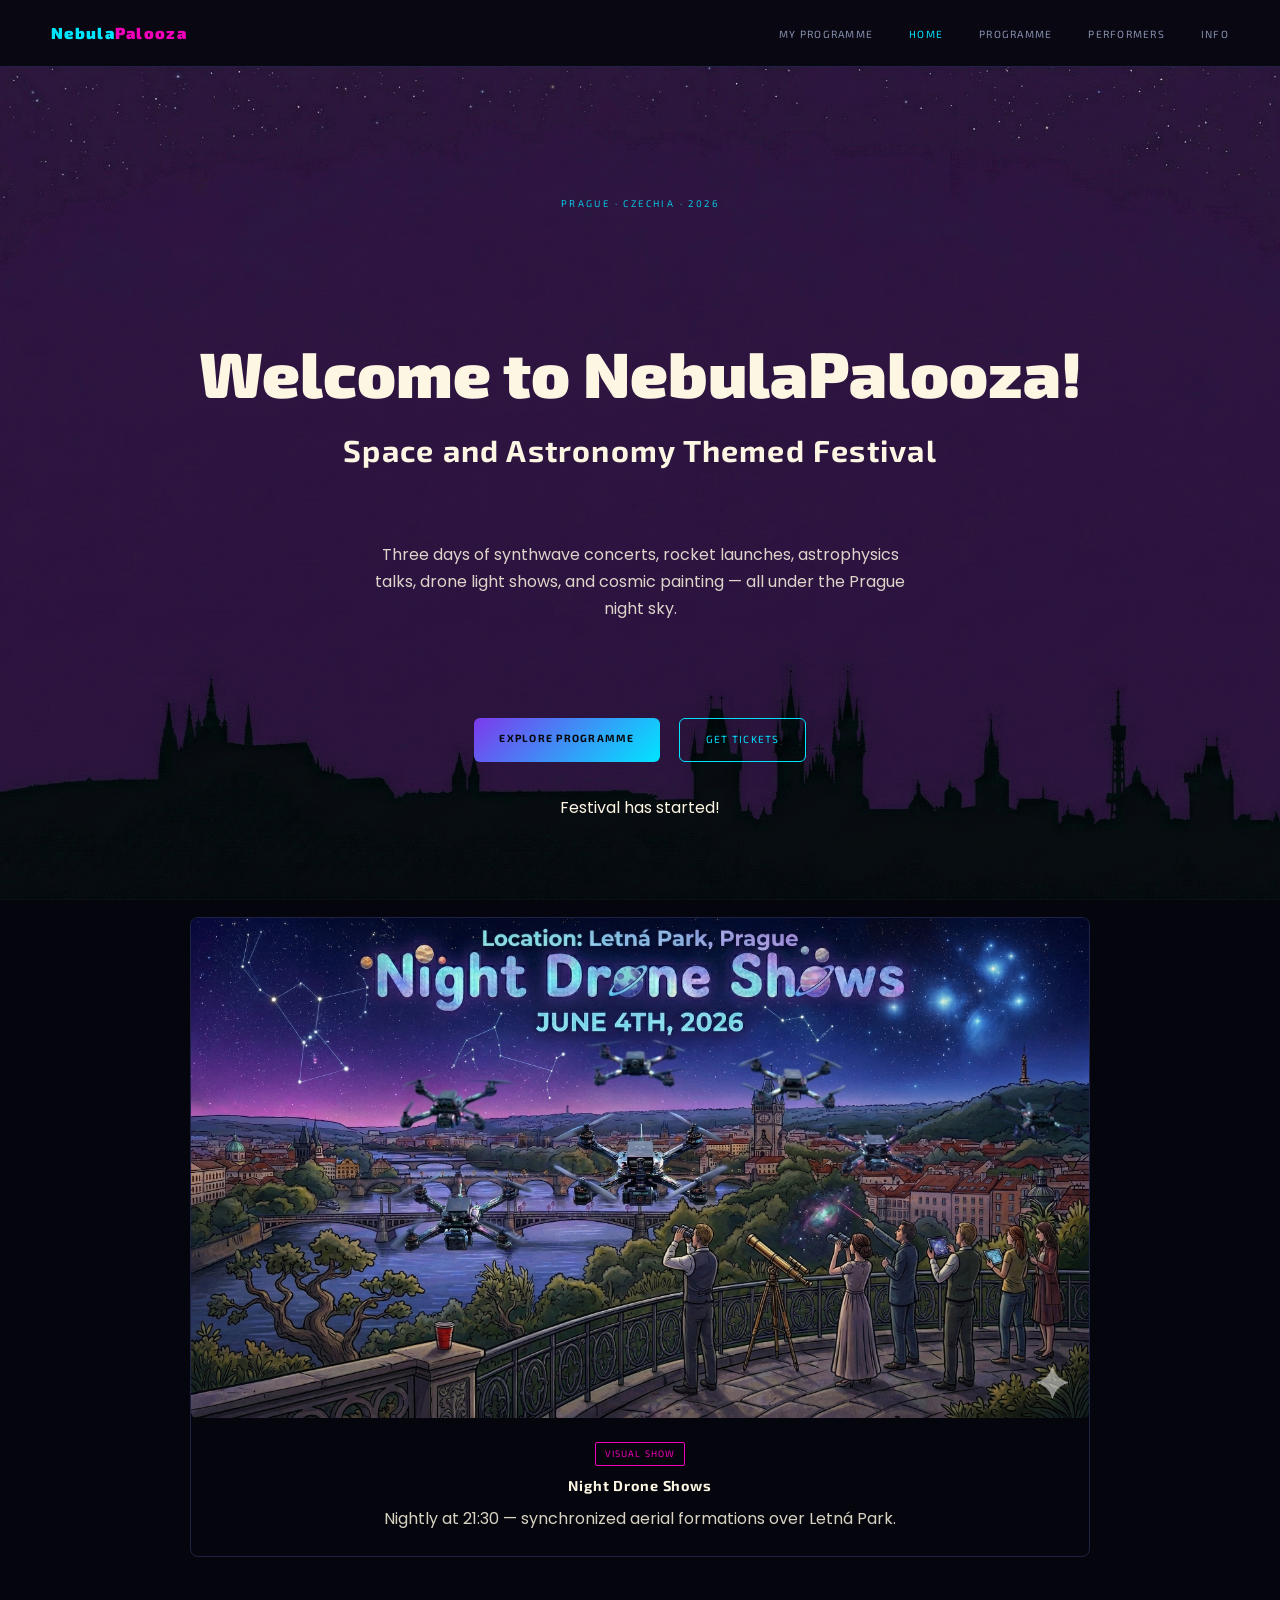
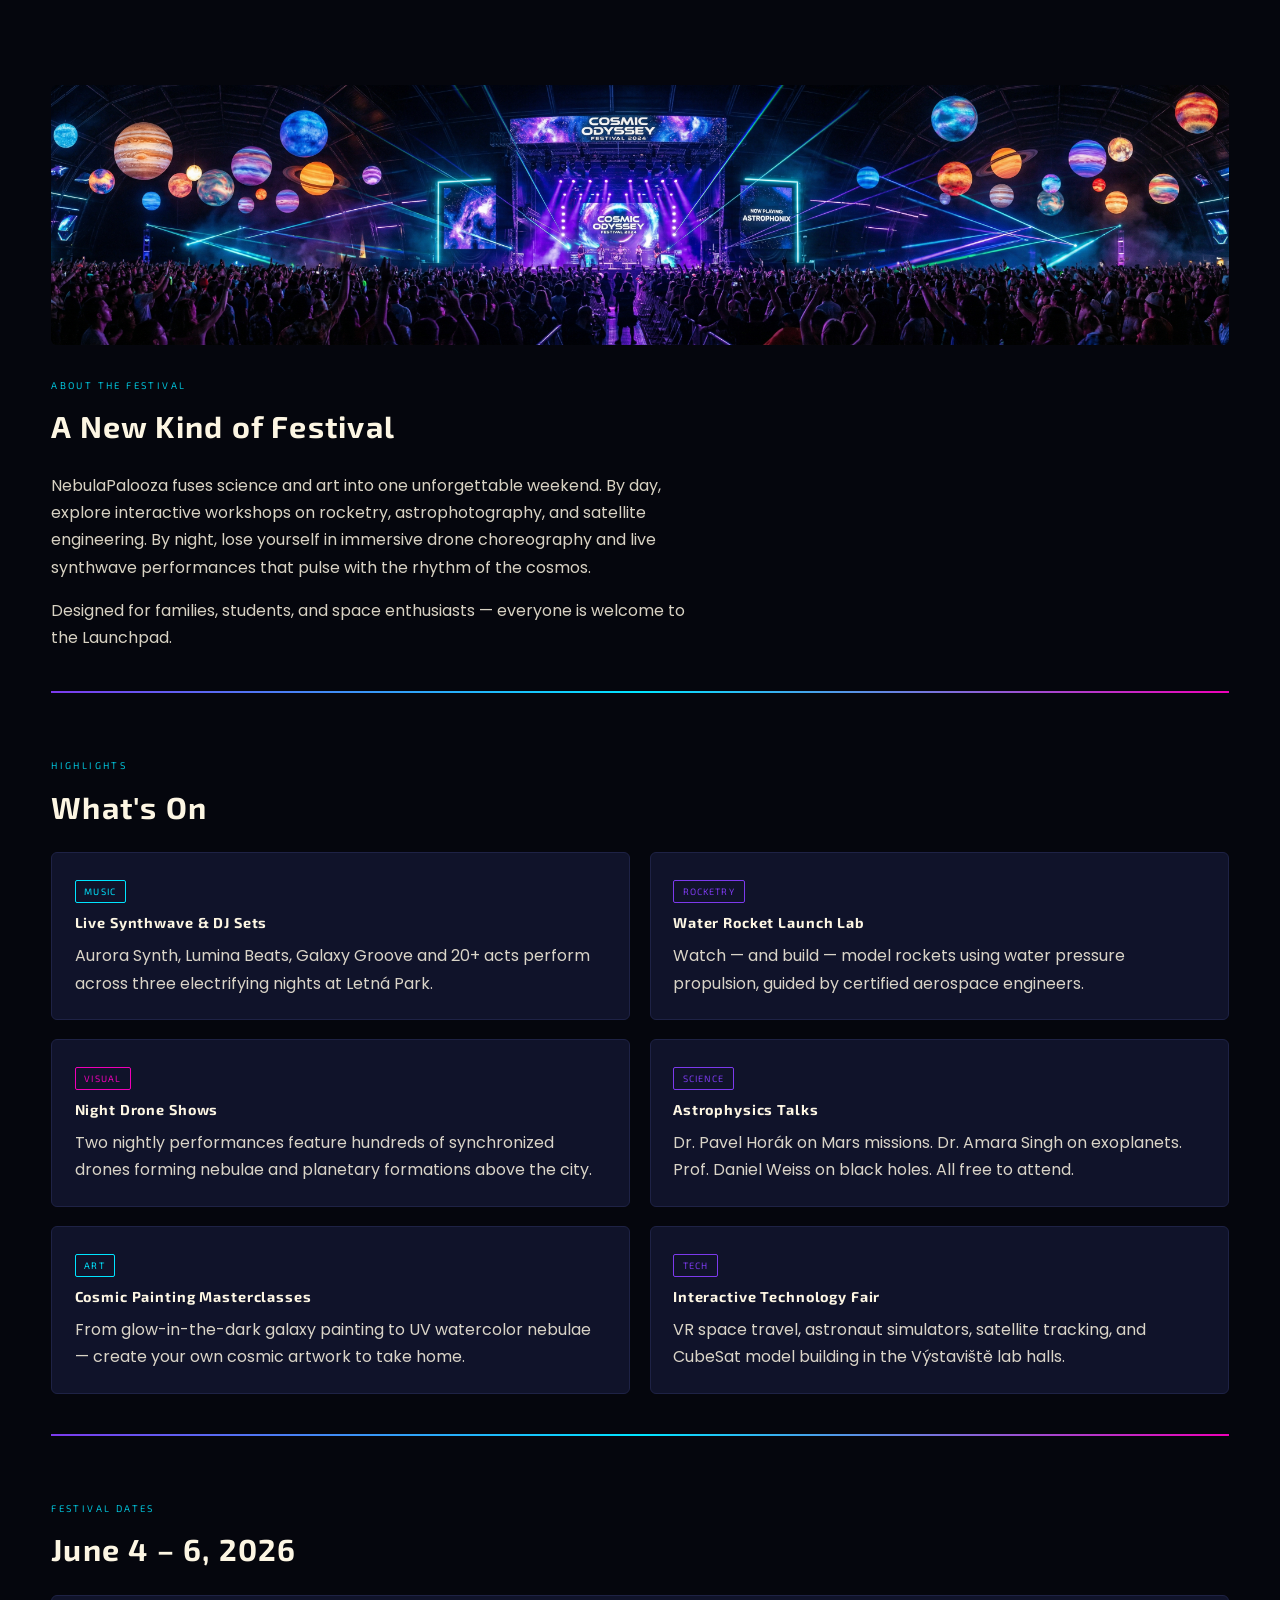
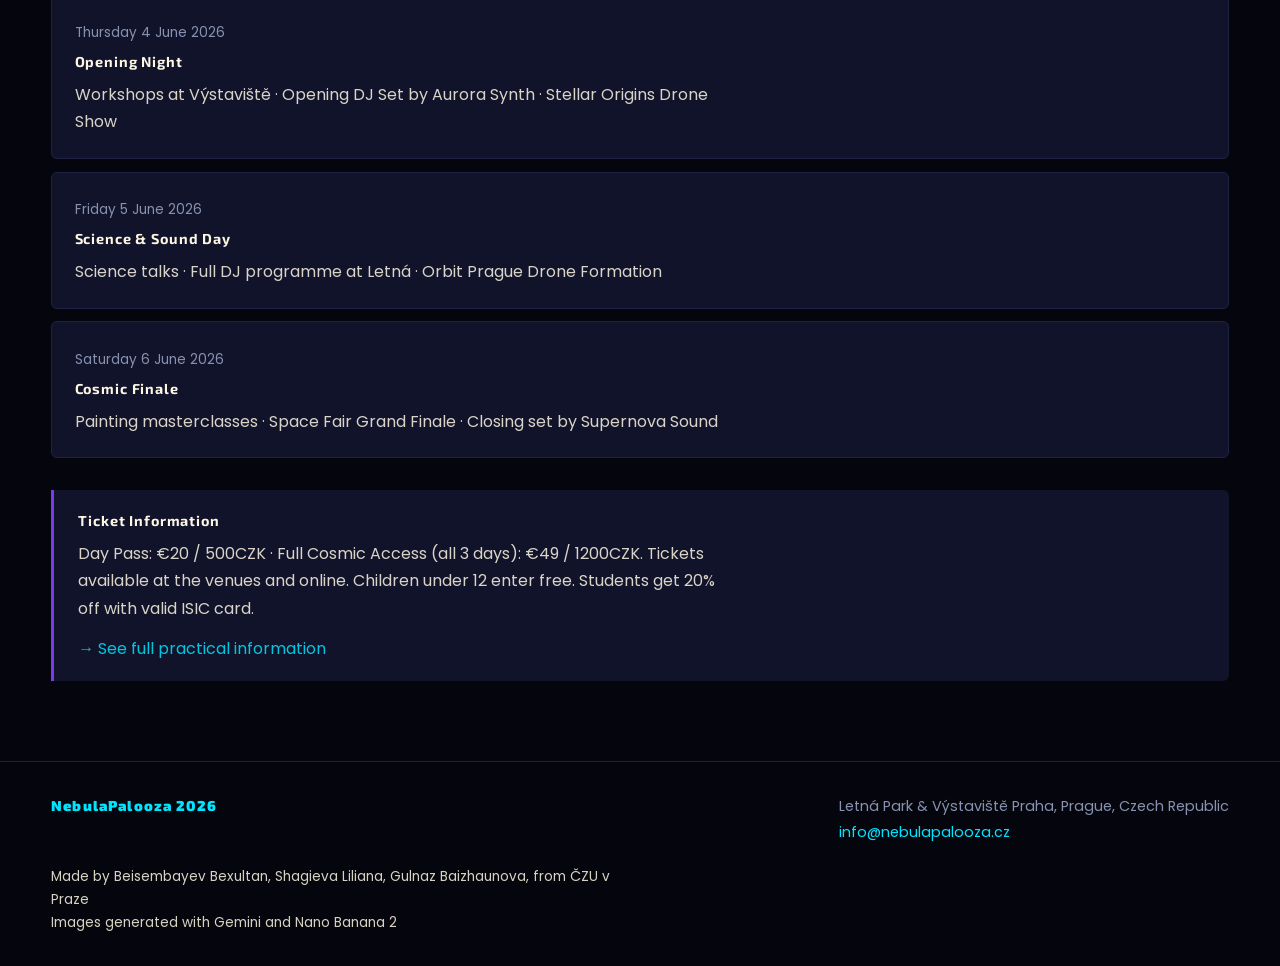
<file: web/index.html>
<!doctype html>
<html lang="en">
  <head>
    <meta charset="UTF-8" />
    <meta name="viewport" content="width=device-width, initial-scale=1.0" />
    <title>NebulaPalooza 2026 – Space Meets Sound | Prague</title>
    <meta
      name="description"
      content="NebulaPalooza 2026 — a Sci-Art fusion festival in Prague blending synthwave music, rocket launches, astrophysics talks, and cosmic painting masterclasses. June 4–6, 2026."
    />

    <!-- Open Graph -->
    <meta
      property="og:title"
      content="NebulaPalooza 2026 – Space Meets Sound"
    />
    <meta
      property="og:description"
      content="A Sci-Art fusion festival in Prague — June 4–6, 2026. Live synthwave, rocket launches, science talks, and cosmic art."
    />
    <meta
      property="og:image"
      content="https://picsum.photos/seed/nebula/1200/630"
    />
    <meta property="og:type" content="website" />

    <!-- JSON-LD: Festival -->
    <script type="application/ld+json">
      {
        "@context": "https://schema.org",
        "@type": "Festival",
        "name": "NebulaPalooza",
        "url": "https://nebulapalooza.cz",
        "description": "A Sci-Art fusion festival blending high-energy music with educational space exploration.",
        "startDate": "2026-06-04",
        "endDate": "2026-06-06",
        "location": [
          {
            "@type": "Place",
            "name": "Letná Park",
            "address": {
              "@type": "PostalAddress",
              "addressLocality": "Prague",
              "addressCountry": "CZ"
            }
          },
          {
            "@type": "Place",
            "name": "Výstaviště Praha",
            "address": {
              "@type": "PostalAddress",
              "addressLocality": "Prague",
              "addressCountry": "CZ"
            }
          }
        ],
        "organizer": { "@type": "Organization", "name": "NebulaPalooza Team" }
      }
    </script>

    <link rel="stylesheet" href="style.css" />
  </head>
  <body class="home">
    <header>
      <div class="logo">Nebula<span>Palooza</span></div>
      <nav>
        <a href="custom_list.html">My Programme</a>
        <a href="index.html" class="active">Home</a>
        <a href="programme.html">Programme</a>
        <a href="performers.html">Performers</a>
        <a href="practical.html">Info</a>
      </nav>
    </header>

    <main>
      <section class="hero">
        <div class="hero-content">
          <p class="label">PRAGUE · CZECHIA · 2026</p>
          <h1>Welcome to NebulaPalooza!</h1>
          <h2>Space and Astronomy Themed Festival</h2>
          <p>Three days of synthwave concerts, rocket launches, astrophysics talks, drone light shows, and cosmic painting — all under the Prague night sky.</p>
          <div class="cta-row">
            <a href="programme.html" class="btn btn-primary">Explore Programme</a>
            <a href="practical.html" class="btn btn-ghost">Get Tickets</a>
          </div>

          <div class="countdown">
            <div class="countdown-box">
              <span class="num" id="cd-days">--</span>
              <span class="lbl">Days</span>
            </div>
            <div class="countdown-box">
              <span class="num" id="cd-hrs">--</span>
              <span class="lbl">Hours</span>
            </div>
            <div class="countdown-box">
              <span class="num" id="cd-min">--</span>
              <span class="lbl">Minutes</span>
            </div>
            <div class="countdown-box">
              <span class="num" id="cd-sec">--</span>
              <span class="lbl">Seconds</span>
            </div>
          </div>
        </div>

        <!-- Carousel -->
        <div class="carousel" style="position:relative;z-index:1;">
          <div class="carousel-track" id="carousel-track">

            <div class="carousel-slide">
              <img src="images/carousel_1.png" alt="Night drone show at Letná Park" class="carousel-img">
              <div class="carousel-caption">
                <div class="tag tag-pink">Visual Show</div>
                <h3>Night Drone Shows</h3>
                <p>Nightly at 21:30 — synchronized aerial formations over Letná Park.</p>
              </div>
            </div>

            <div class="carousel-slide">
              <img src="images/carousel_2.png" alt="Live synthwave concert" class="carousel-img">
              <div class="carousel-caption">
                <div class="tag tag-cyan">Music</div>
                <h3>Live Synthwave & DJs</h3>
                <p>Aurora Synth, Lumina Beats, Galaxy Groove and 20+ acts over three nights.</p>
              </div>
            </div>

            <div class="carousel-slide">
              <img src="images/carousel_3.png" alt="Water rocket launch" class="carousel-img">
              <div class="carousel-caption">
                <div class="tag">Rocketry</div>
                <h3>Water Rocket Launch Lab</h3>
                <p>Build and launch model rockets with certified aerospace engineers.</p>
              </div>
            </div>

            <div class="carousel-slide">
              <img src="images/carousel_4.png" alt="Cosmic painting masterclass" class="carousel-img">
              <div class="carousel-caption">
                <div class="tag tag-pink">Art</div>
                <h3>Cosmic Painting Masterclasses</h3>
                <p>Glow-in-the-dark galaxies, UV nebulae, and alien worlds — all levels welcome.</p>
              </div>
            </div>
          </div>
        </div>
      </section>

      <!-- About -->
      <section id="about">
        <img
          src="images/banner.png"
          id="banner"
          alt="NebulaPalooza night scene with drone light show over Letná Park"
        />
        <p class="label">About the festival</p>
        <h2>A New Kind of Festival</h2>
        <p>
          NebulaPalooza fuses science and art into one unforgettable weekend. By
          day, explore interactive workshops on rocketry, astrophotography, and
          satellite engineering. By night, lose yourself in immersive drone
          choreography and live synthwave performances that pulse with the
          rhythm of the cosmos.
        </p>
        <p style="margin-top: 1rem">
          Designed for families, students, and space enthusiasts — everyone is
          welcome to the Launchpad.
        </p>
      </section>

      <hr class="glow-line" />

      <!-- Highlights -->
      <section id="highlights">
        <p class="label">Highlights</p>
        <h2>What's On</h2>
        <div class="grid-2">
          <article class="card">
            <div class="tag tag-cyan">Music</div>
            <h3>Live Synthwave & DJ Sets</h3>
            <p>
              Aurora Synth, Lumina Beats, Galaxy Groove and 20+ acts perform
              across three electrifying nights at Letná Park.
            </p>
          </article>
          <article class="card">
            <div class="tag">Rocketry</div>
            <h3>Water Rocket Launch Lab</h3>
            <p>
              Watch — and build — model rockets using water pressure propulsion,
              guided by certified aerospace engineers.
            </p>
          </article>
          <article class="card">
            <div class="tag tag-pink">Visual</div>
            <h3>Night Drone Shows</h3>
            <p>
              Two nightly performances feature hundreds of synchronized drones
              forming nebulae and planetary formations above the city.
            </p>
          </article>
          <article class="card">
            <div class="tag">Science</div>
            <h3>Astrophysics Talks</h3>
            <p>
              Dr. Pavel Horák on Mars missions. Dr. Amara Singh on exoplanets.
              Prof. Daniel Weiss on black holes. All free to attend.
            </p>
          </article>
          <article class="card">
            <div class="tag tag-cyan">Art</div>
            <h3>Cosmic Painting Masterclasses</h3>
            <p>
              From glow-in-the-dark galaxy painting to UV watercolor nebulae —
              create your own cosmic artwork to take home.
            </p>
          </article>
          <article class="card">
            <div class="tag">Tech</div>
            <h3>Interactive Technology Fair</h3>
            <p>
              VR space travel, astronaut simulators, satellite tracking, and
              CubeSat model building in the Výstaviště lab halls.
            </p>
          </article>
        </div>
      </section>

      <hr class="glow-line" />

      <!-- Dates -->
      <section id="dates">
        <p class="label">Festival Dates</p>
        <h2>June 4 – 6, 2026</h2>
        <ul>
          <li class="card" style="margin-bottom: 0.8rem">
            <time datetime="2026-06-04">Thursday 4 June 2026</time>
            <h3 style="margin-top: 0.3rem">Opening Night</h3>
            <p>
              Workshops at Výstaviště · Opening DJ Set by Aurora Synth · Stellar
              Origins Drone Show
            </p>
          </li>
          <li class="card" style="margin-bottom: 0.8rem">
            <time datetime="2026-06-05">Friday 5 June 2026</time>
            <h3 style="margin-top: 0.3rem">Science & Sound Day</h3>
            <p>
              Science talks · Full DJ programme at Letná · Orbit Prague Drone
              Formation
            </p>
          </li>
          <li class="card">
            <time datetime="2026-06-06">Saturday 6 June 2026</time>
            <h3 style="margin-top: 0.3rem">Cosmic Finale</h3>
            <p>
              Painting masterclasses · Space Fair Grand Finale · Closing set by
              Supernova Sound
            </p>
          </li>
        </ul>
      </section>

      <aside>
        <h3>Ticket Information</h3>
        <p>
          Day Pass: €20 / 500CZK · Full Cosmic Access (all 3 days): €49 / 1200CZK. Tickets
          available at the venues and online. Children under 12 enter free. Students get 20% off with valid ISIC card.
        </p>
        <p style="margin-top: 0.8rem">
          <a href="practical.html">→ See full practical information</a>
        </p>
      </aside>
    </main>

    <footer>
      <div class="logo">NebulaPalooza 2026</div>
      <address>
        Letná Park &amp; Výstaviště Praha, Prague, Czech Republic<br />
        <a href="mailto:info@nebulapalooza.cz">info@nebulapalooza.cz</a>
      </address>
      <p>Made by Beisembayev Bexultan, Shagieva Liliana, Gulnaz Baizhaunova, from ČZU v Praze <br> Images generated with Gemini and Nano Banana 2</p>
    </footer>

    <script src="carousel.js"></script>
    <script src="countdown.js"></script>
  </body>
</html>
</file>
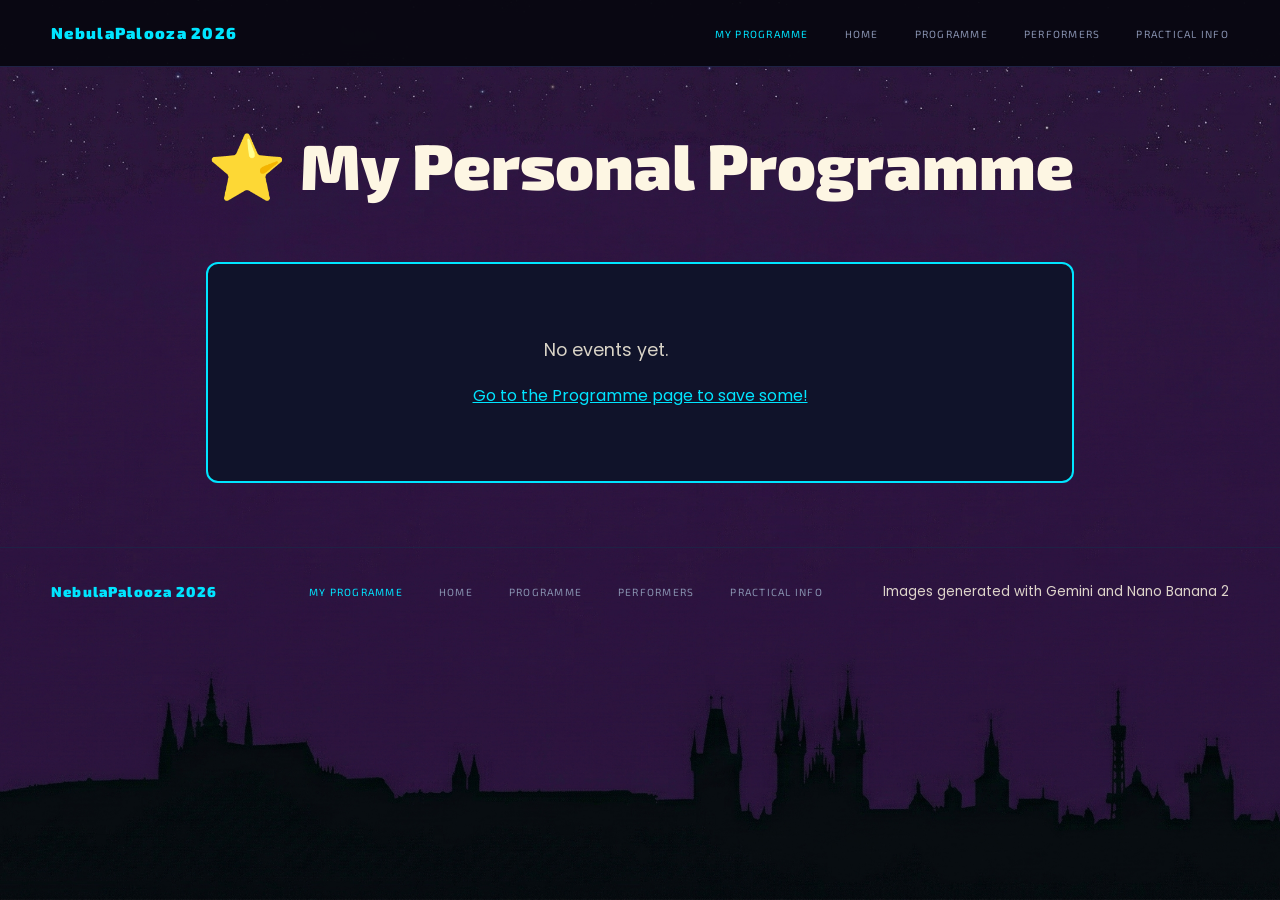
<file: web/custom_list.html>
<!doctype html>
<html lang="en">
  <head>
    <meta charset="UTF-8" />
    <meta name="viewport" content="width=device-width, initial-scale=1.0" />
    <title>My Personal Programme – NebulaPalooza 2026</title>
    <link rel="stylesheet" href="style.css" />
  </head>
  <body>
    <header>
      <div class="logo">NebulaPalooza 2026</div>
      <nav>
        <a href="custom_list.html" class="active">My Programme</a>
        <a href="index.html">Home</a>
        <a href="programme.html">Programme</a>
        <a href="performers.html">Performers</a>
        <a href="practical.html">Practical Info</a>
        
      </nav>
    </header>

    <main style="max-width: 900px; margin: 4rem auto; padding: 0 1rem;">
      <section style="text-align: center; margin-bottom: 2.5rem;">       
        <h1 style="color: var(--white); margin-top: 0.5rem;">⭐ My Personal Programme</h1>
      </section>

      <!-- For saved events -->
      <section id="favourites-container" style="background: var(--panel); border: 2px solid var(--cyan); border-radius: 12px; padding: 1.5rem;">
        <div id="favourites-list">
    
        </div>
      </section>
    </main>

    <footer>
      <div class="logo">NebulaPalooza 2026</div>
      <nav>
        <a href="custom_list.html" class="active">My Programme</a>
        <a href="index.html">Home</a>
        <a href="programme.html">Programme</a>
        <a href="performers.html">Performers</a>
        <a href="practical.html">Practical Info</a>
      </nav>
      <p>
        Images generated with Gemini and Nano Banana 2
      </p>
    </footer>

    <!-- Script to Load and Match Event Rows -->
    <script>
      function renderCustomList() {
        const container = document.getElementById("favourites-list");
        const favourites = JSON.parse(localStorage.getItem("myFavourites")) || [];

        if (favourites.length === 0) {
          container.innerHTML = `
            <div style="text-align: center; padding: 3rem 1rem; color: var(--muted);">
              <p style="font-size: 1.1rem; margin-bottom: 1rem;">No events yet.</p>
              <a href="programme.html" style="color: var(--cyan); text-decoration: underline;">Go to the Programme page to save some!</a>
            </div>
          `;
          return;
        }

        container.innerHTML = "";
        
        // Loop through saved event titles and build rows that match your original page layout
        favourites.forEach((title) => {
          const article = document.createElement("article");
          article.className = "event-row";
          // Re-using the exact grid style from your main programme rows
          article.style.display = "grid";
          article.style.gridTemplateColumns = "90px 1fr auto";
          article.style.alignItems = "center";
          article.style.gap = "var(--gap)";
          article.style.padding = "0.85rem 1rem";
          article.style.borderBottom = "1px solid var(--border)";

          article.innerHTML = `
            <time datetime="2026-06-04" style="color: var(--muted); font-size: 0.9rem;">Saved Event</time>
            <div>
              <h3 style="color: var(--white); margin: 0; font-size: 1.1rem;">${title}</h3>
              <p style="color: var(--muted); margin: 0.2rem 0 0 0; font-size: 0.85rem;">NebulaPalooza 2026 Custom Schedule</p>
            </div>
            <button onclick="removeFavourite('${title}')" style="background: transparent; border: 1px solid #ff4d4d; color: #ff4d4d; padding: 0.3rem 0.6rem; border-radius: 4px; cursor: pointer; font-size: 0.85rem;">Remove</button>
          `;
          container.appendChild(article);
        });
      }

      function removeFavourite(title) {
        let favourites = JSON.parse(localStorage.getItem("myFavourites")) || [];
        favourites = favourites.filter(item => item !== title);
        localStorage.setItem("myFavourites", JSON.stringify(favourites));
        renderCustomList();
      }

      window.addEventListener("DOMContentLoaded", renderCustomList);
    </script>
  </body>
</html>
</file>
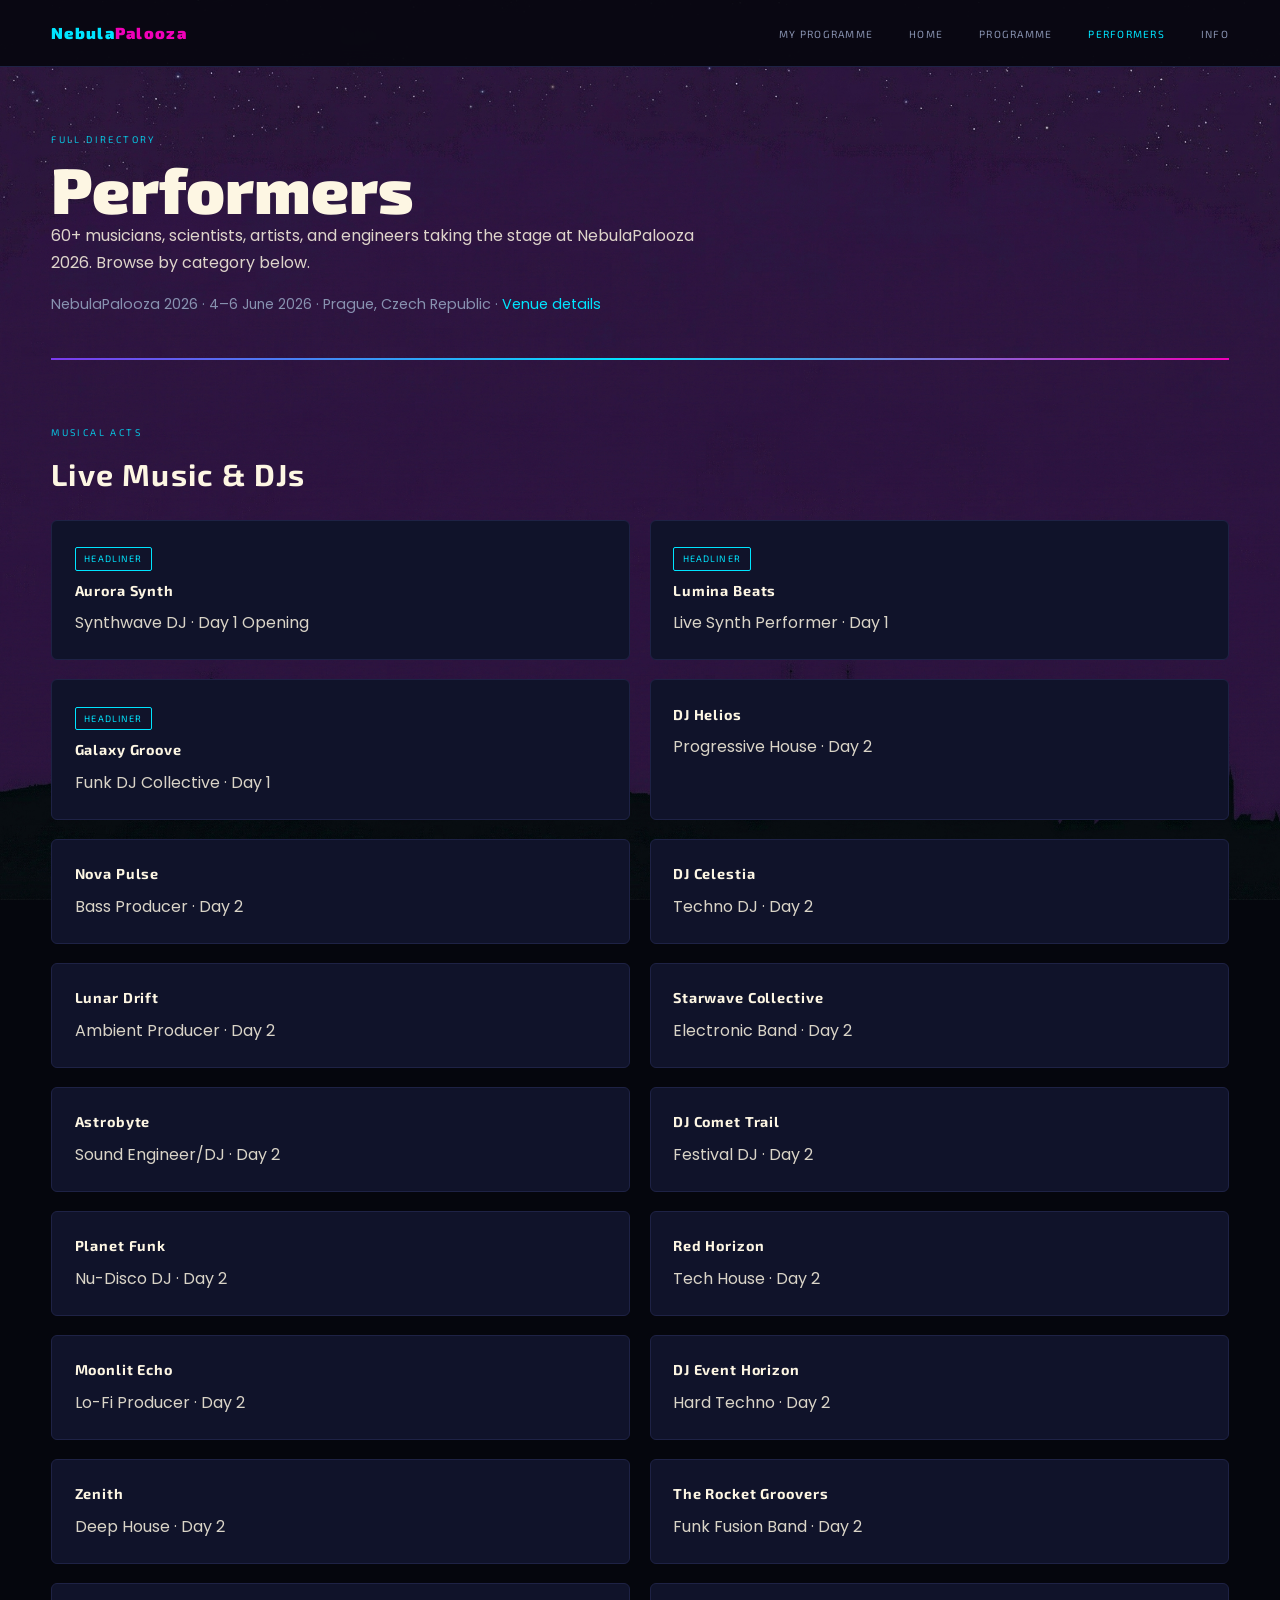
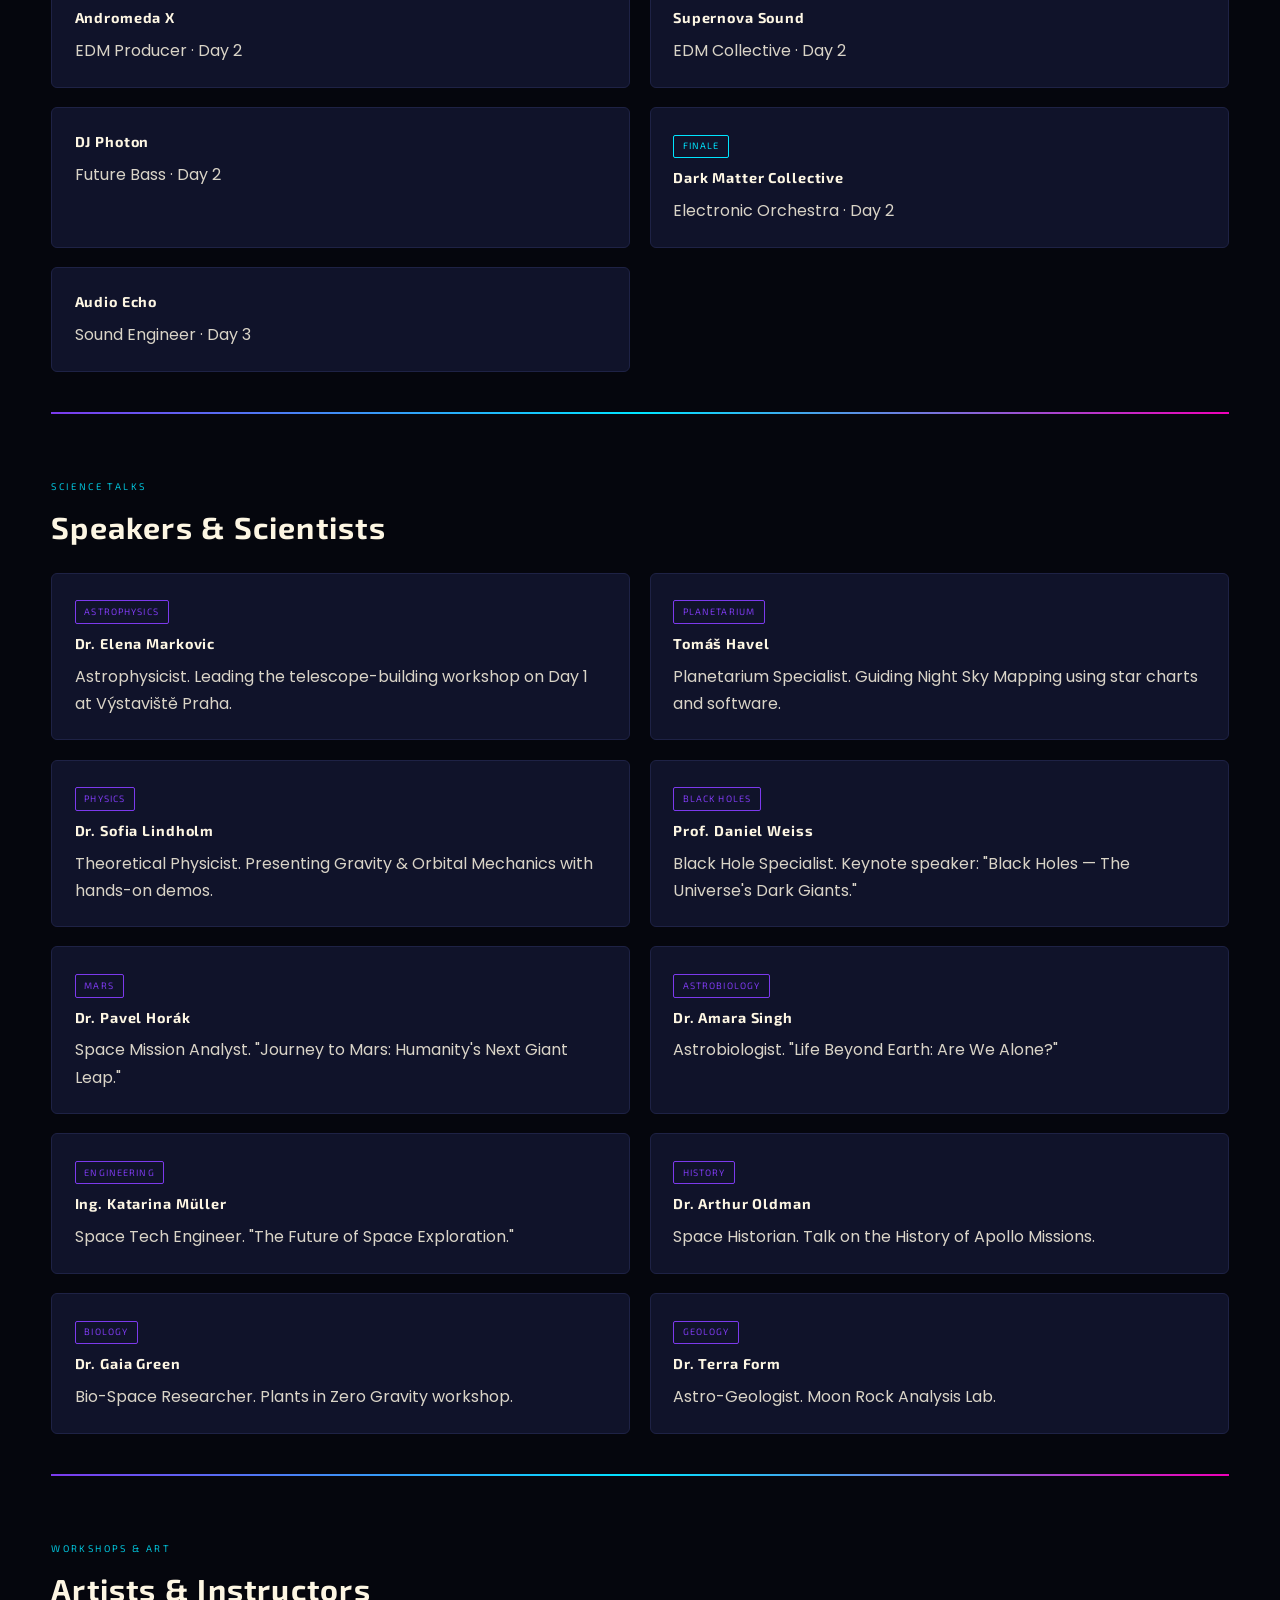
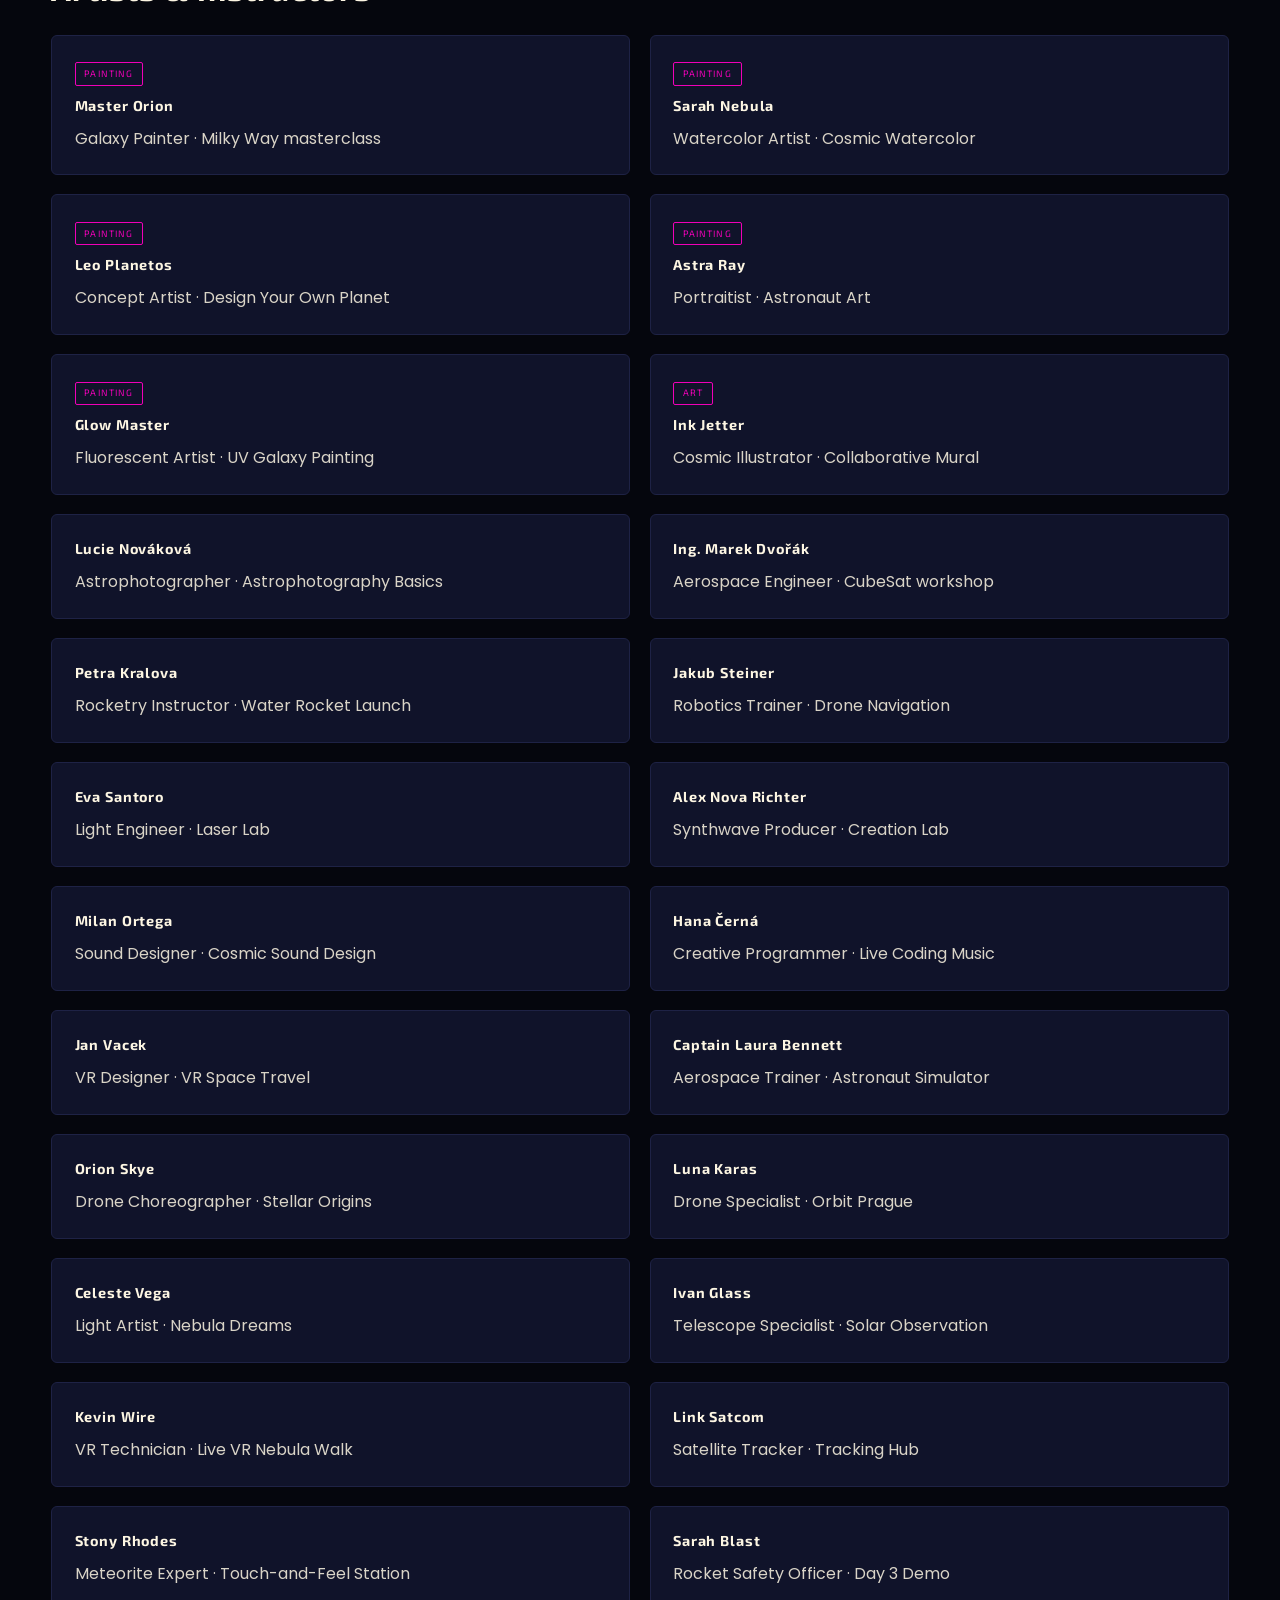
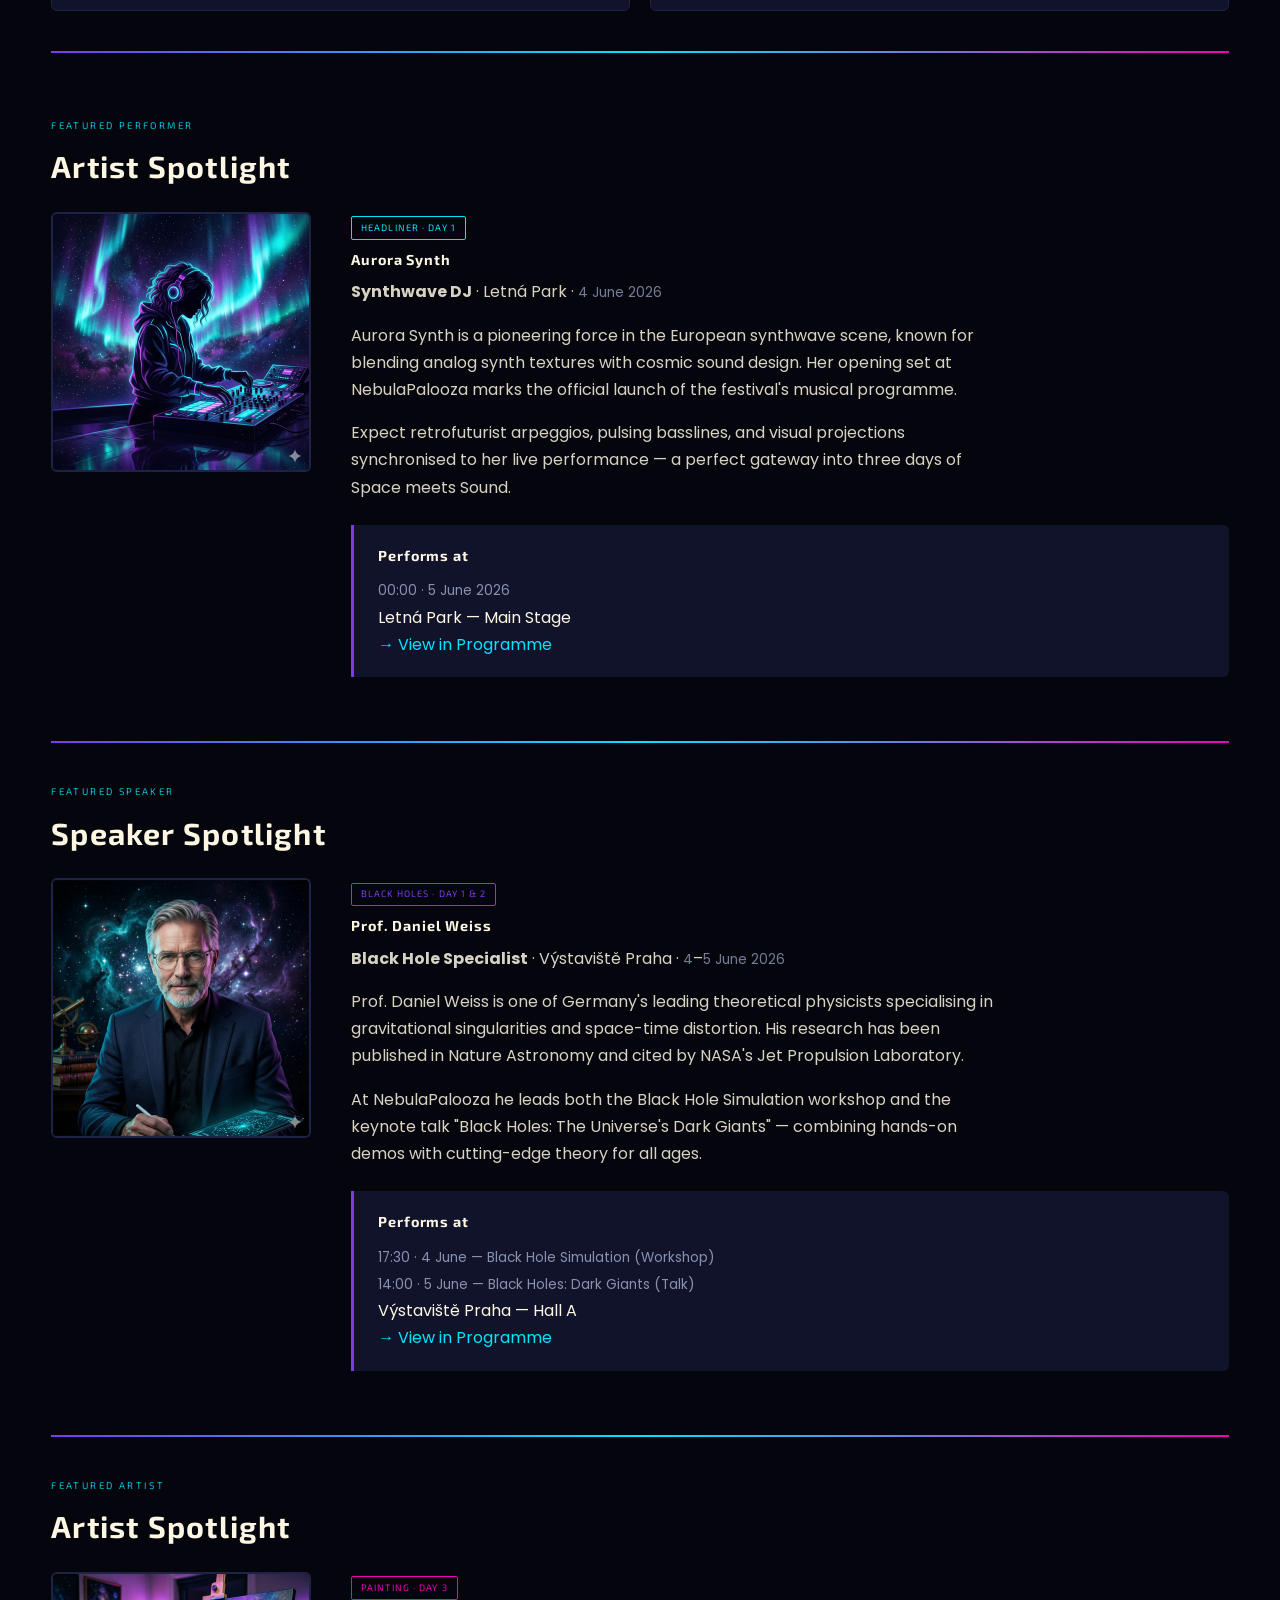
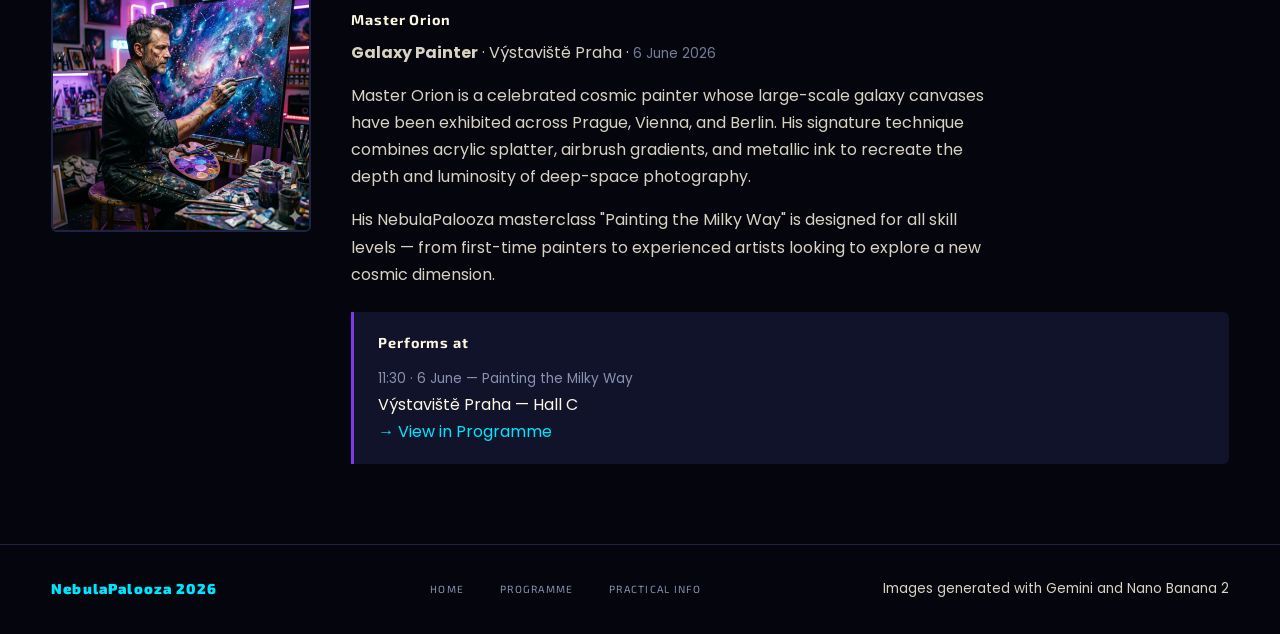
<file: web/performers.html>
<!doctype html>
<html lang="en">
  <head>
    <meta charset="UTF-8" />
    <meta name="viewport" content="width=device-width, initial-scale=1.0" />
    <title>Performers – NebulaPalooza 2026</title>
    <meta
      name="description"
      content="Meet the 60+ performers at NebulaPalooza 2026 — DJs, astrophysicists, rocket engineers, painting instructors, and VR designers."
    />

    <!-- Open Graph -->
    <meta property="og:title" content="Performers – NebulaPalooza 2026" />
    <meta
      property="og:description"
      content="60+ musicians, scientists, artists and engineers performing at NebulaPalooza 2026 in Prague."
    />
    <meta
      property="og:image"
      content="https://picsum.photos/seed/performers/1200/630"
    />

    <!-- JSON-LD: Sample performer -->
    <script type="application/ld+json">
      {
        "@context": "https://schema.org",
        "@type": "Person",
        "name": "Aurora Synth",
        "jobTitle": "Synthwave DJ",
        "description": "Headlining synthwave act opening NebulaPalooza 2026.",
        "performerIn": {
          "@type": "Festival",
          "name": "NebulaPalooza",
          "startDate": "2026-06-04"
        }
      }
    </script>

    <link rel="stylesheet" href="style.css" />
  </head>
  <body>
    <header>
      <div class="logo">Nebula<span>Palooza</span></div>
      <nav>
        <a href="custom_list.html">My Programme</a>
        <a href="index.html">Home</a>
        <a href="programme.html">Programme</a>
        <a href="performers.html" class="active">Performers</a>
        <a href="practical.html">Info</a>
      </nav>
    </header>

    <main>
      <section>
        <p class="label">Full Directory</p>
        <h1>Performers</h1>
        <p>
          60+ musicians, scientists, artists, and engineers taking the stage at
          NebulaPalooza 2026. Browse by category below.
        </p>
        <address style="margin-top: 1rem">
          NebulaPalooza 2026 · <time datetime="2026-06-04">4</time>–<time
            datetime="2026-06-06"
            >6 June 2026</time
          >
          · Prague, Czech Republic · <a href="practical.html">Venue details</a>
        </address>
      </section>

      <hr class="glow-line" />

      <!-- Musical Acts -->
      <section id="music">
        <p class="label">Musical Acts</p>
        <h2>Live Music &amp; DJs</h2>
        <div class="grid-3">
          <article class="card">
            <div class="tag tag-cyan">Headliner</div>
            <h3>Aurora Synth</h3>
            <p>Synthwave DJ · Day 1 Opening</p>
          </article>
          <article class="card">
            <div class="tag tag-cyan">Headliner</div>
            <h3>Lumina Beats</h3>
            <p>Live Synth Performer · Day 1</p>
          </article>
          <article class="card">
            <div class="tag tag-cyan">Headliner</div>
            <h3>Galaxy Groove</h3>
            <p>Funk DJ Collective · Day 1</p>
          </article>
          <article class="card">
            <h3>DJ Helios</h3>
            <p>Progressive House · Day 2</p>
          </article>
          <article class="card">
            <h3>Nova Pulse</h3>
            <p>Bass Producer · Day 2</p>
          </article>
          <article class="card">
            <h3>DJ Celestia</h3>
            <p>Techno DJ · Day 2</p>
          </article>
          <article class="card">
            <h3>Lunar Drift</h3>
            <p>Ambient Producer · Day 2</p>
          </article>
          <article class="card">
            <h3>Starwave Collective</h3>
            <p>Electronic Band · Day 2</p>
          </article>
          <article class="card">
            <h3>Astrobyte</h3>
            <p>Sound Engineer/DJ · Day 2</p>
          </article>
          <article class="card">
            <h3>DJ Comet Trail</h3>
            <p>Festival DJ · Day 2</p>
          </article>
          <article class="card">
            <h3>Planet Funk</h3>
            <p>Nu-Disco DJ · Day 2</p>
          </article>
          <article class="card">
            <h3>Red Horizon</h3>
            <p>Tech House · Day 2</p>
          </article>
          <article class="card">
            <h3>Moonlit Echo</h3>
            <p>Lo-Fi Producer · Day 2</p>
          </article>
          <article class="card">
            <h3>DJ Event Horizon</h3>
            <p>Hard Techno · Day 2</p>
          </article>
          <article class="card">
            <h3>Zenith</h3>
            <p>Deep House · Day 2</p>
          </article>
          <article class="card">
            <h3>The Rocket Groovers</h3>
            <p>Funk Fusion Band · Day 2</p>
          </article>
          <article class="card">
            <h3>Andromeda X</h3>
            <p>EDM Producer · Day 2</p>
          </article>
          <article class="card">
            <h3>Supernova Sound</h3>
            <p>EDM Collective · Day 2</p>
          </article>
          <article class="card">
            <h3>DJ Photon</h3>
            <p>Future Bass · Day 2</p>
          </article>
          <article class="card">
            <div class="tag tag-cyan">Finale</div>
            <h3>Dark Matter Collective</h3>
            <p>Electronic Orchestra · Day 2</p>
          </article>
          <article class="card">
            <h3>Audio Echo</h3>
            <p>Sound Engineer · Day 3</p>
          </article>
        </div>
      </section>

      <hr class="glow-line" />

      <!-- Science Speakers -->
      <section id="speakers">
        <p class="label">Science Talks</p>
        <h2>Speakers &amp; Scientists</h2>
        <div class="grid-2">
          <article class="card">
            <div class="tag">Astrophysics</div>
            <h3>Dr. Elena Markovic</h3>
            <p>
              Astrophysicist. Leading the telescope-building workshop on Day 1
              at Výstaviště Praha.
            </p>
          </article>
          <article class="card">
            <div class="tag">Planetarium</div>
            <h3>Tomáš Havel</h3>
            <p>
              Planetarium Specialist. Guiding Night Sky Mapping using star
              charts and software.
            </p>
          </article>
          <article class="card">
            <div class="tag">Physics</div>
            <h3>Dr. Sofia Lindholm</h3>
            <p>
              Theoretical Physicist. Presenting Gravity &amp; Orbital Mechanics
              with hands-on demos.
            </p>
          </article>
          <article class="card">
            <div class="tag">Black Holes</div>
            <h3>Prof. Daniel Weiss</h3>
            <p>
              Black Hole Specialist. Keynote speaker: "Black Holes — The
              Universe's Dark Giants."
            </p>
          </article>
          <article class="card">
            <div class="tag">Mars</div>
            <h3>Dr. Pavel Horák</h3>
            <p>
              Space Mission Analyst. "Journey to Mars: Humanity's Next Giant
              Leap."
            </p>
          </article>
          <article class="card">
            <div class="tag">Astrobiology</div>
            <h3>Dr. Amara Singh</h3>
            <p>Astrobiologist. "Life Beyond Earth: Are We Alone?"</p>
          </article>
          <article class="card">
            <div class="tag">Engineering</div>
            <h3>Ing. Katarina Müller</h3>
            <p>Space Tech Engineer. "The Future of Space Exploration."</p>
          </article>
          <article class="card">
            <div class="tag">History</div>
            <h3>Dr. Arthur Oldman</h3>
            <p>Space Historian. Talk on the History of Apollo Missions.</p>
          </article>
          <article class="card">
            <div class="tag">Biology</div>
            <h3>Dr. Gaia Green</h3>
            <p>Bio-Space Researcher. Plants in Zero Gravity workshop.</p>
          </article>
          <article class="card">
            <div class="tag">Geology</div>
            <h3>Dr. Terra Form</h3>
            <p>Astro-Geologist. Moon Rock Analysis Lab.</p>
          </article>
        </div>
      </section>

      <hr class="glow-line" />

      <!-- Artists & Instructors -->
      <section id="artists">
        <p class="label">Workshops &amp; Art</p>
        <h2>Artists &amp; Instructors</h2>
        <div class="grid-3">
          <article class="card">
            <div class="tag tag-pink">Painting</div>
            <h3>Master Orion</h3>
            <p>Galaxy Painter · Milky Way masterclass</p>
          </article>
          <article class="card">
            <div class="tag tag-pink">Painting</div>
            <h3>Sarah Nebula</h3>
            <p>Watercolor Artist · Cosmic Watercolor</p>
          </article>
          <article class="card">
            <div class="tag tag-pink">Painting</div>
            <h3>Leo Planetos</h3>
            <p>Concept Artist · Design Your Own Planet</p>
          </article>
          <article class="card">
            <div class="tag tag-pink">Painting</div>
            <h3>Astra Ray</h3>
            <p>Portraitist · Astronaut Art</p>
          </article>
          <article class="card">
            <div class="tag tag-pink">Painting</div>
            <h3>Glow Master</h3>
            <p>Fluorescent Artist · UV Galaxy Painting</p>
          </article>
          <article class="card">
            <div class="tag tag-pink">Art</div>
            <h3>Ink Jetter</h3>
            <p>Cosmic Illustrator · Collaborative Mural</p>
          </article>
          <article class="card">
            <h3>Lucie Nováková</h3>
            <p>Astrophotographer · Astrophotography Basics</p>
          </article>
          <article class="card">
            <h3>Ing. Marek Dvořák</h3>
            <p>Aerospace Engineer · CubeSat workshop</p>
          </article>
          <article class="card">
            <h3>Petra Kralova</h3>
            <p>Rocketry Instructor · Water Rocket Launch</p>
          </article>
          <article class="card">
            <h3>Jakub Steiner</h3>
            <p>Robotics Trainer · Drone Navigation</p>
          </article>
          <article class="card">
            <h3>Eva Santoro</h3>
            <p>Light Engineer · Laser Lab</p>
          </article>
          <article class="card">
            <h3>Alex Nova Richter</h3>
            <p>Synthwave Producer · Creation Lab</p>
          </article>
          <article class="card">
            <h3>Milan Ortega</h3>
            <p>Sound Designer · Cosmic Sound Design</p>
          </article>
          <article class="card">
            <h3>Hana Černá</h3>
            <p>Creative Programmer · Live Coding Music</p>
          </article>
          <article class="card">
            <h3>Jan Vacek</h3>
            <p>VR Designer · VR Space Travel</p>
          </article>
          <article class="card">
            <h3>Captain Laura Bennett</h3>
            <p>Aerospace Trainer · Astronaut Simulator</p>
          </article>
          <article class="card">
            <h3>Orion Skye</h3>
            <p>Drone Choreographer · Stellar Origins</p>
          </article>
          <article class="card">
            <h3>Luna Karas</h3>
            <p>Drone Specialist · Orbit Prague</p>
          </article>
          <article class="card">
            <h3>Celeste Vega</h3>
            <p>Light Artist · Nebula Dreams</p>
          </article>
          <article class="card">
            <h3>Ivan Glass</h3>
            <p>Telescope Specialist · Solar Observation</p>
          </article>
          <article class="card">
            <h3>Kevin Wire</h3>
            <p>VR Technician · Live VR Nebula Walk</p>
          </article>
          <article class="card">
            <h3>Link Satcom</h3>
            <p>Satellite Tracker · Tracking Hub</p>
          </article>
          <article class="card">
            <h3>Stony Rhodes</h3>
            <p>Meteorite Expert · Touch-and-Feel Station</p>
          </article>
          <article class="card">
            <h3>Sarah Blast</h3>
            <p>Rocket Safety Officer · Day 3 Demo</p>
          </article>
        </div>
      </section>

      <hr class="glow-line" />

      <!-- Performer Detail example -->
      <section id="aurora">
        <p class="label">Featured Performer</p>
        <h2>Artist Spotlight</h2>
        <div class="detail-grid">
          <div>
            <img
              class="performer-photo"
              src="images/aurora_smith.png"
              alt="Aurora Synth promotional photo"
            />
          </div>
          <div>
            <div class="tag tag-cyan">Headliner · Day 1</div>
            <h3>Aurora Synth</h3>
            <p style="margin-top: 0.4rem; margin-bottom: 1rem">
              <strong style="color: var(--white)">Synthwave DJ</strong> · Letná
              Park · <time datetime="2026-06-04">4 June 2026</time>
            </p>
            <p>
              Aurora Synth is a pioneering force in the European synthwave
              scene, known for blending analog synth textures with cosmic sound
              design. Her opening set at NebulaPalooza marks the official launch
              of the festival's musical programme.
            </p>
            <p style="margin-top: 1rem">
              Expect retrofuturist arpeggios, pulsing basslines, and visual
              projections synchronised to her live performance — a perfect
              gateway into three days of Space meets Sound.
            </p>
            <aside style="margin-top: 1.5rem">
              <h3>Performs at</h3>
              <ul style="margin-top: 0.5rem">
                <li>
                  <time datetime="2026-06-05T00:00">00:00 · 5 June 2026</time>
                </li>
                <li>Letná Park — Main Stage</li>
                <li>
                  <a href="programme.html#day1-letn">→ View in Programme</a>
                </li>
              </ul>
            </aside>
          </div>
        </div>
      </section>

      <section id="daniel-weiss">
        <hr class="glow-line" />
        <p class="label">Featured Speaker</p>
        <h2>Speaker Spotlight</h2>
        <div class="detail-grid">
          <div>
            <img
              class="performer-photo"
              src="images/daniel_weiss.png"
              alt="Prof. Daniel Weiss promotional photo"
            />
          </div>
          <div>
            <div class="tag">Black Holes · Day 1 & 2</div>
            <h3>Prof. Daniel Weiss</h3>
            <p style="margin-top: 0.4rem; margin-bottom: 1rem">
              <strong style="color: var(--white)">Black Hole Specialist</strong>
              · Výstaviště Praha · <time datetime="2026-06-04">4</time>–<time
                datetime="2026-06-05"
                >5 June 2026</time
              >
            </p>
            <p>
              Prof. Daniel Weiss is one of Germany's leading theoretical
              physicists specialising in gravitational singularities and
              space-time distortion. His research has been published in Nature
              Astronomy and cited by NASA's Jet Propulsion Laboratory.
            </p>
            <p style="margin-top: 1rem">
              At NebulaPalooza he leads both the Black Hole Simulation workshop
              and the keynote talk "Black Holes: The Universe's Dark Giants" —
              combining hands-on demos with cutting-edge theory for all ages.
            </p>
            <aside style="margin-top: 1.5rem">
              <h3>Performs at</h3>
              <ul style="margin-top: 0.5rem">
                <li>
                  <time datetime="2026-06-04T17:30"
                    >17:30 · 4 June — Black Hole Simulation (Workshop)</time
                  >
                </li>
                <li>
                  <time datetime="2026-06-05T14:00"
                    >14:00 · 5 June — Black Holes: Dark Giants (Talk)</time
                  >
                </li>
                <li>Výstaviště Praha — Hall A</li>
                <li>
                  <a href="programme.html#day1-vyst">→ View in Programme</a>
                </li>
              </ul>
            </aside>
          </div>
        </div>
      </section>

      <section id="master-orion">
        <hr class="glow-line" />
        <p class="label">Featured Artist</p>
        <h2>Artist Spotlight</h2>
        <div class="detail-grid">
          <div>
            <img
              class="performer-photo"
              src="images/master_orion.png"
              alt="Master Orion promotional photo"
            />
          </div>
          <div>
            <div class="tag tag-pink">Painting · Day 3</div>
            <h3>Master Orion</h3>
            <p style="margin-top: 0.4rem; margin-bottom: 1rem">
              <strong style="color: var(--white)">Galaxy Painter</strong> ·
              Výstaviště Praha · <time datetime="2026-06-06">6 June 2026</time>
            </p>
            <p>
              Master Orion is a celebrated cosmic painter whose large-scale
              galaxy canvases have been exhibited across Prague, Vienna, and
              Berlin. His signature technique combines acrylic splatter,
              airbrush gradients, and metallic ink to recreate the depth and
              luminosity of deep-space photography.
            </p>
            <p style="margin-top: 1rem">
              His NebulaPalooza masterclass "Painting the Milky Way" is designed
              for all skill levels — from first-time painters to experienced
              artists looking to explore a new cosmic dimension.
            </p>
            <aside style="margin-top: 1.5rem">
              <h3>Performs at</h3>
              <ul style="margin-top: 0.5rem">
                <li>
                  <time datetime="2026-06-06T11:30"
                    >11:30 · 6 June — Painting the Milky Way</time
                  >
                </li>
                <li>Výstaviště Praha — Hall C</li>
                <li>
                  <a href="programme.html#day3-vyst">→ View in Programme</a>
                </li>
              </ul>
            </aside>
          </div>
        </div>
      </section>
    </main>

    <footer>
      <div class="logo">NebulaPalooza 2026</div>
      <nav>
        <a href="index.html">Home</a>
        <a href="programme.html">Programme</a>
        <a href="practical.html">Practical Info</a>
      </nav>
      <p>Images generated with Gemini and Nano Banana 2</p>
    </footer>
  </body>
</html>
</file>
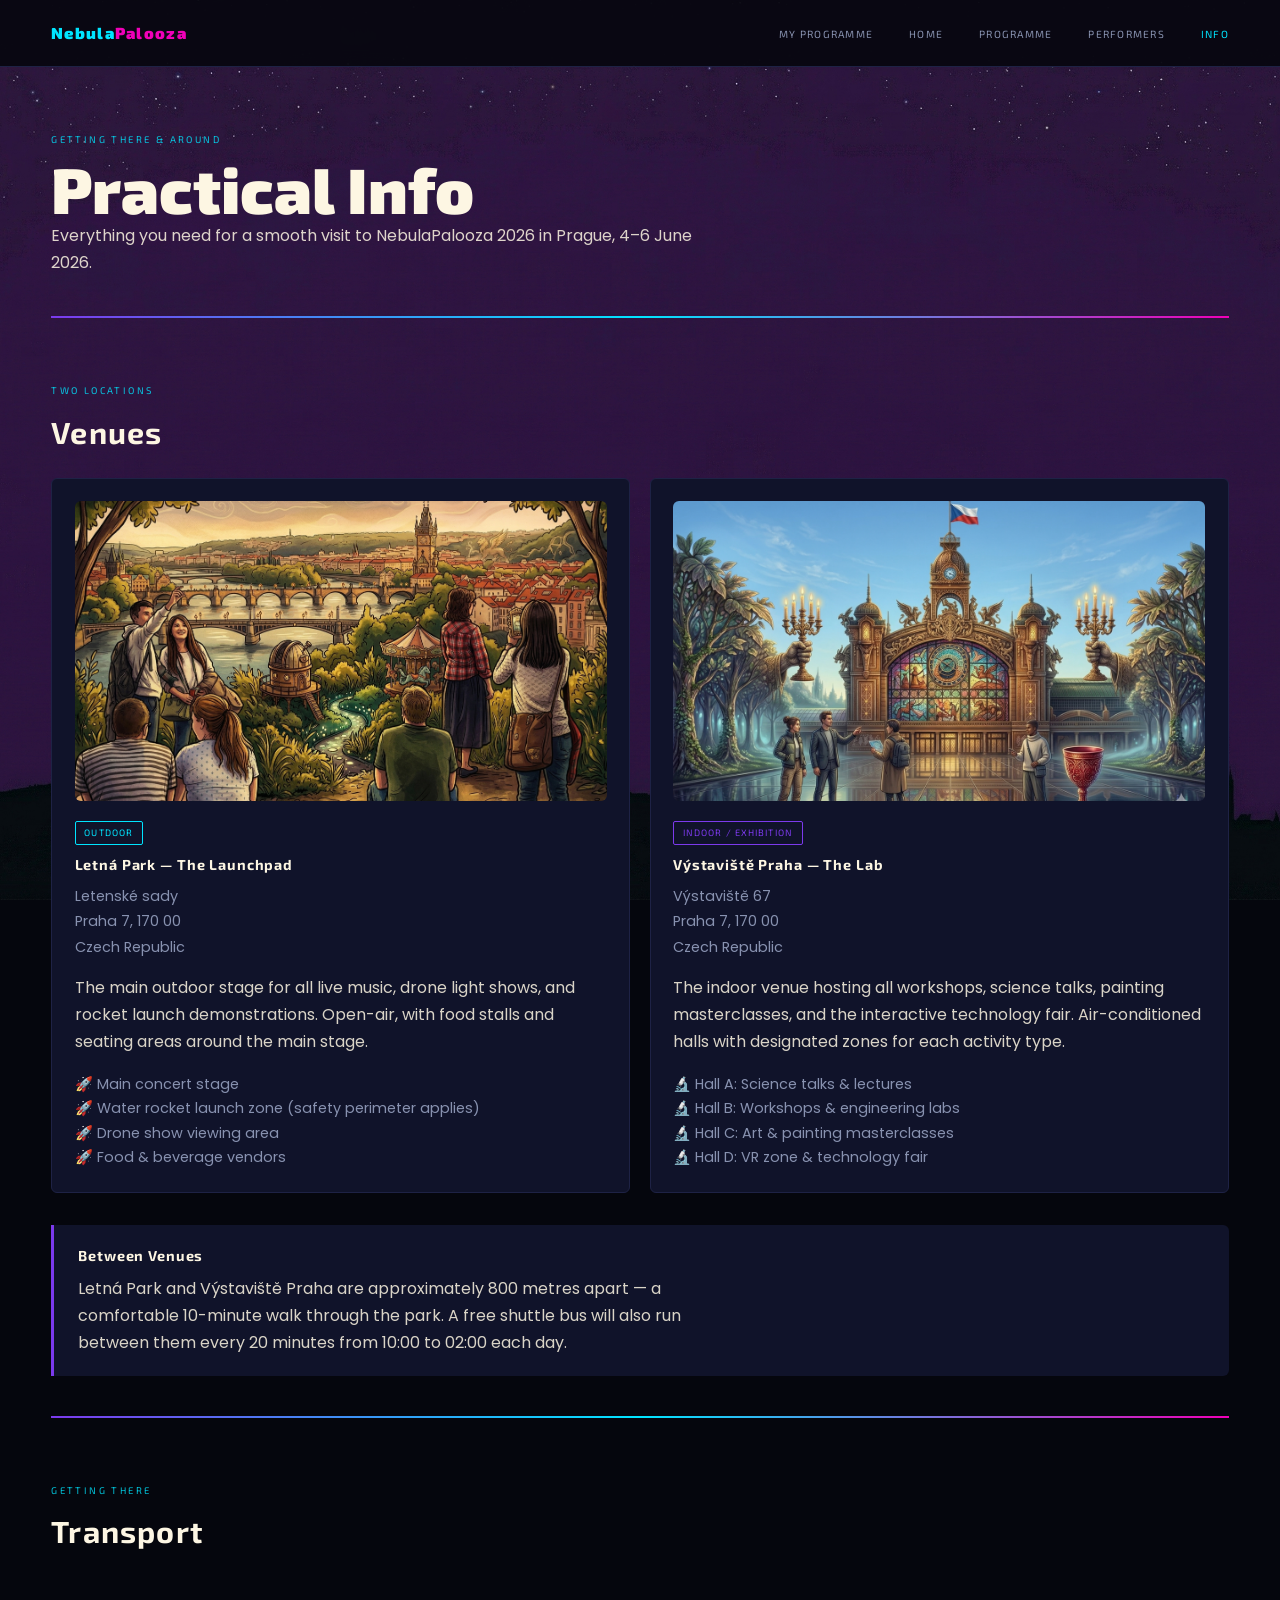
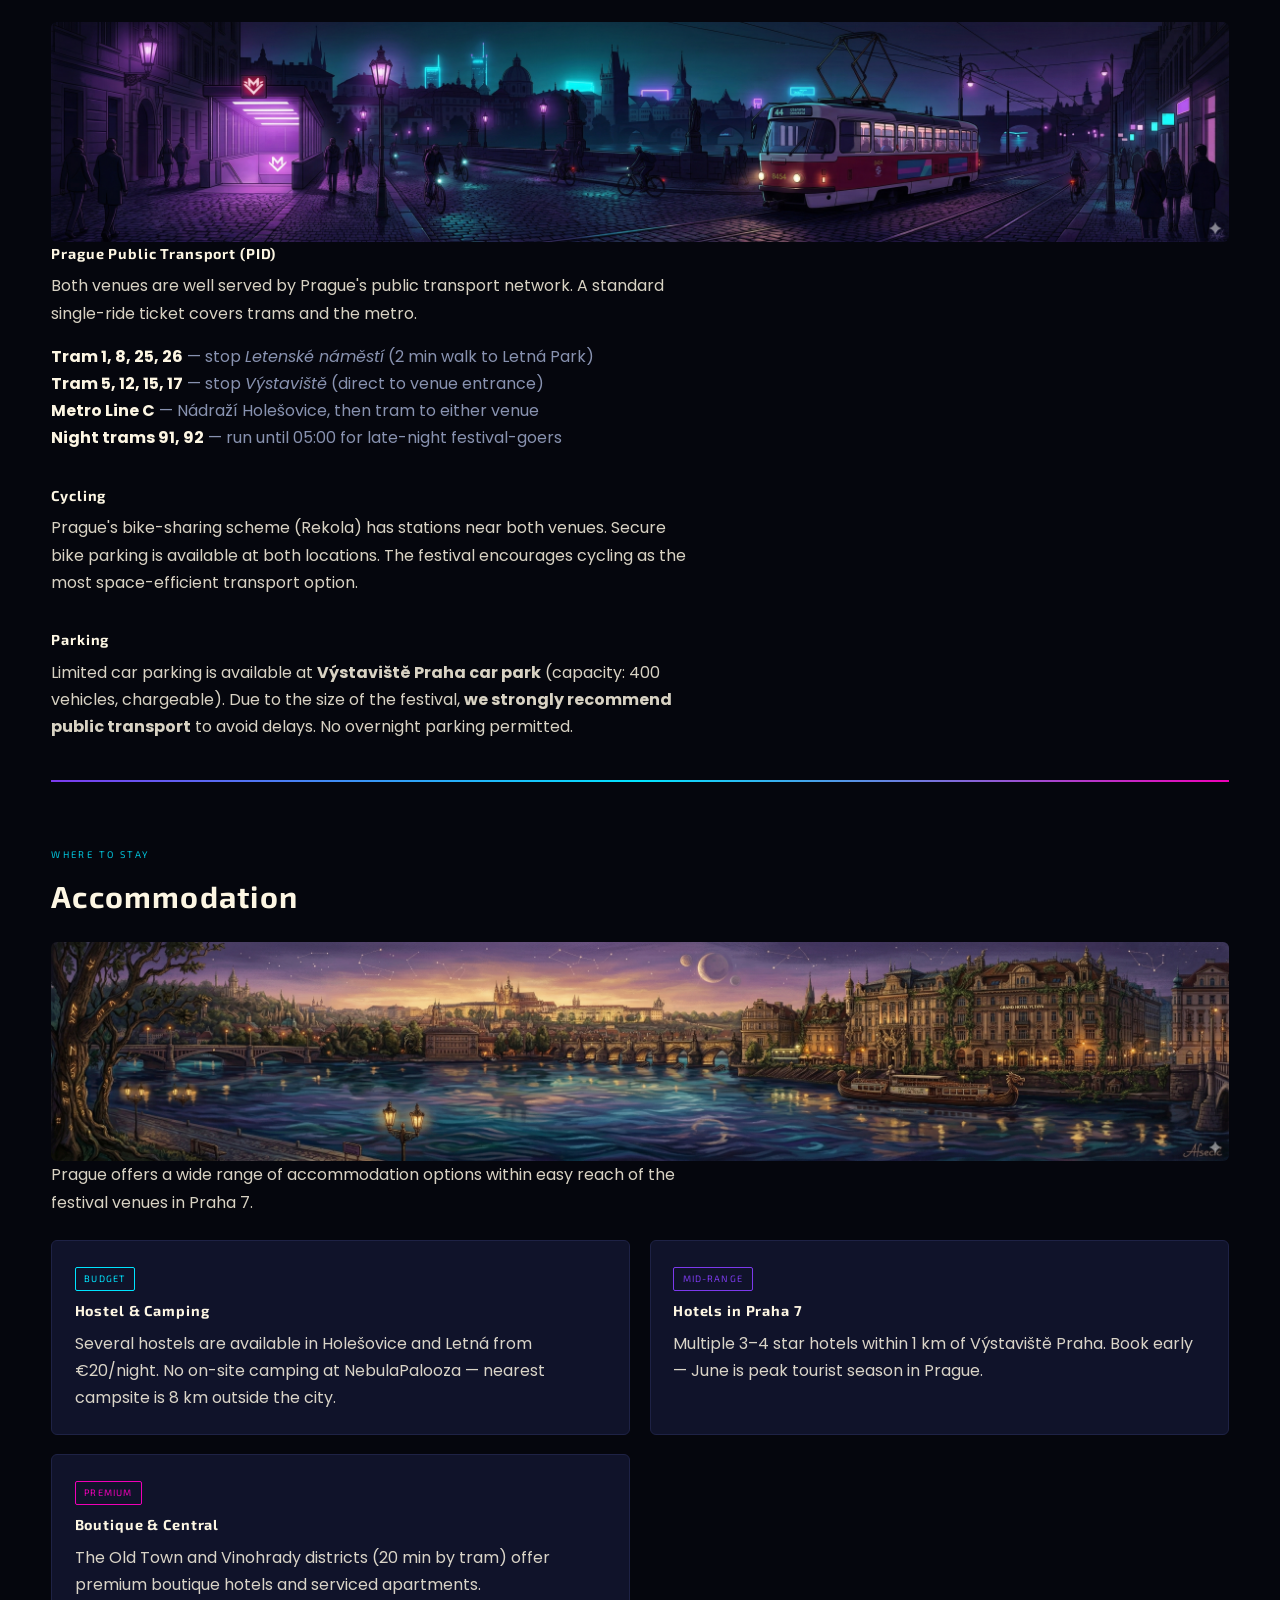
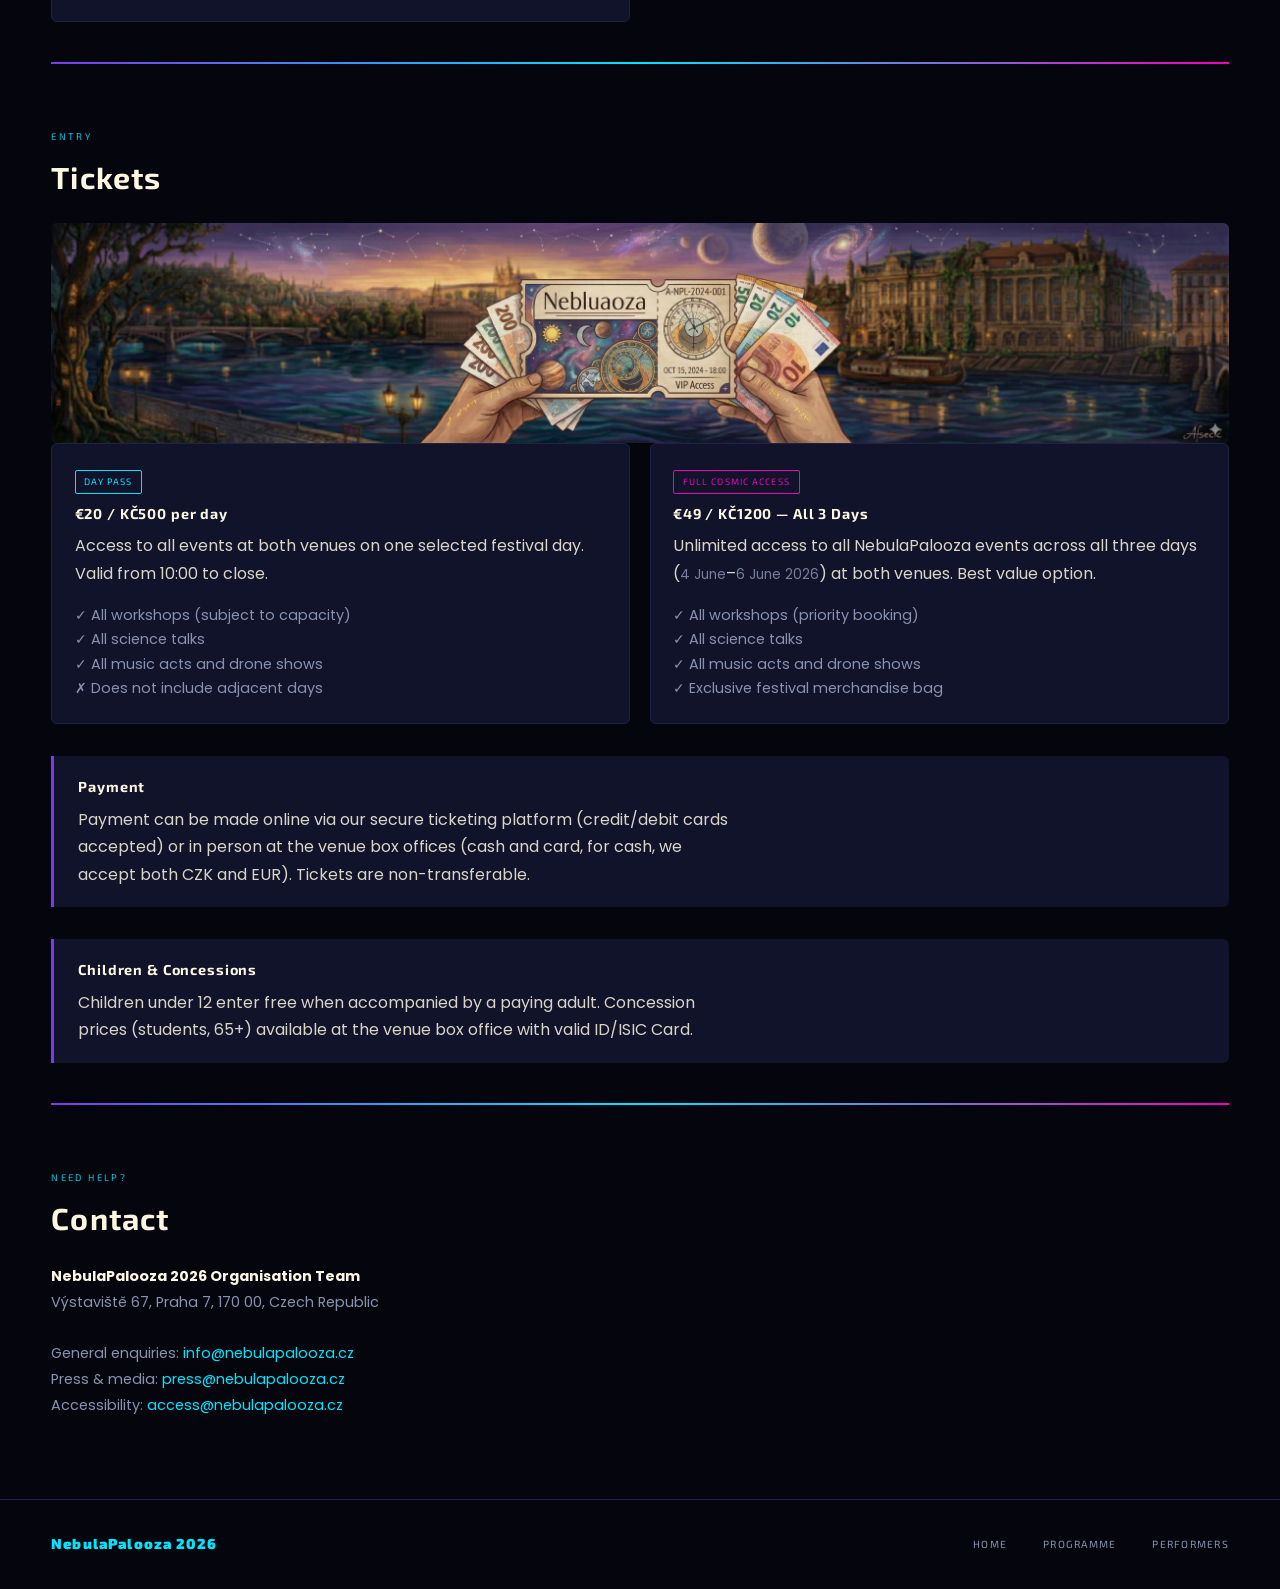
<file: web/practical.html>
<!doctype html>
<html lang="en">
  <head>
    <meta charset="UTF-8" />
    <meta name="viewport" content="width=device-width, initial-scale=1.0" />
    <title>Practical Information – NebulaPalooza 2026</title>
    <meta
      name="description"
      content="Everything you need to know about attending NebulaPalooza 2026 in Prague — venues, travel, accommodation, parking, and tickets."
    />

    <!-- Open Graph -->
    <meta
      property="og:title"
      content="Practical Information – NebulaPalooza 2026"
    />
    <meta
      property="og:description"
      content="Venue maps, transport, accommodation and ticketing for NebulaPalooza 2026 in Prague, June 4–6."
    />
    <meta
      property="og:image"
      content="https://picsum.photos/seed/practical/1200/630"
    />

    <!-- JSON-LD: Places -->
    <script type="application/ld+json">
      [
        {
          "@context": "https://schema.org",
          "@type": "Place",
          "name": "Letná Park",
          "description": "Main outdoor stage for concerts, drone shows and rocket launches.",
          "address": {
            "@type": "PostalAddress",
            "streetAddress": "Letenské sady",
            "addressLocality": "Praha 7",
            "postalCode": "170 00",
            "addressCountry": "CZ"
          },
          "geo": {
            "@type": "GeoCoordinates",
            "latitude": 50.0964,
            "longitude": 14.4198
          }
        },
        {
          "@context": "https://schema.org",
          "@type": "Place",
          "name": "Výstaviště Praha",
          "description": "Indoor lab halls hosting workshops, talks, VR experiences and painting masterclasses.",
          "address": {
            "@type": "PostalAddress",
            "streetAddress": "Výstaviště 67",
            "addressLocality": "Praha 7",
            "postalCode": "170 00",
            "addressCountry": "CZ"
          },
          "geo": {
            "@type": "GeoCoordinates",
            "latitude": 50.1006,
            "longitude": 14.4095
          }
        }
      ]
    </script>

    <link rel="stylesheet" href="style.css" />
  </head>
  <body>
    <header>
      <div class="logo">Nebula<span>Palooza</span></div>
      <nav>
        <a href="custom_list.html">My Programme</a>
        <a href="index.html">Home</a>
        <a href="programme.html">Programme</a>
        <a href="performers.html">Performers</a>
        <a href="practical.html" class="active">Info</a>
      </nav>
    </header>

    <main>
      <section>
        <p class="label">Getting There &amp; Around</p>
        <h1>Practical Info</h1>
        <p>
          Everything you need for a smooth visit to NebulaPalooza 2026 in
          Prague, 4–6 June 2026.
        </p>
      </section>

      <hr class="glow-line" />

      <!-- Venues -->
      <section id="venues">
        <p class="label">Two Locations</p>
        <h2>Venues</h2>
        <div class="grid-2">
          <article class="card" id="letna">
            <img
              src="images/letna.png"
              alt="Letná Park main stage aerial view"
              style="
                margin-bottom: 1rem;
                object-fit: cover;
                height: 300px;
                width: 100%;
              "
            />
            <div class="tag tag-cyan">Outdoor</div>
            <h3>Letná Park — The Launchpad</h3>
            <address>
              Letenské sady<br />
              Praha 7, 170 00<br />
              Czech Republic
            </address>
            <p style="margin-top: 0.8rem">
              The main outdoor stage for all live music, drone light shows, and
              rocket launch demonstrations. Open-air, with food stalls and
              seating areas around the main stage.
            </p>
            <ul
              style="margin-top: 1rem; color: var(--muted); font-size: 0.9rem"
            >
              <li>🚀 Main concert stage</li>
              <li>🚀 Water rocket launch zone (safety perimeter applies)</li>
              <li>🚀 Drone show viewing area</li>
              <li>🚀 Food &amp; beverage vendors</li>
            </ul>
          </article>

          <article class="card" id="vystaviste">
            <img
              src="images/vystaviste.png"
              alt="Výstaviště Praha interior exhibition hall"
              style="
                margin-bottom: 1rem;
                height: 300px;
                object-fit: cover;
                width: 100%;
              "
            />
            <div class="tag">Indoor / Exhibition</div>
            <h3>Výstaviště Praha — The Lab</h3>
            <address>
              Výstaviště 67<br />
              Praha 7, 170 00<br />
              Czech Republic
            </address>
            <p style="margin-top: 0.8rem">
              The indoor venue hosting all workshops, science talks, painting
              masterclasses, and the interactive technology fair.
              Air-conditioned halls with designated zones for each activity
              type.
            </p>
            <ul
              style="margin-top: 1rem; color: var(--muted); font-size: 0.9rem"
            >
              <li>🔬 Hall A: Science talks &amp; lectures</li>
              <li>🔬 Hall B: Workshops &amp; engineering labs</li>
              <li>🔬 Hall C: Art &amp; painting masterclasses</li>
              <li>🔬 Hall D: VR zone &amp; technology fair</li>
            </ul>
          </article>
        </div>

        <aside>
          <h3>Between Venues</h3>
          <p>
            Letná Park and Výstaviště Praha are approximately 800 metres apart —
            a comfortable 10-minute walk through the park. A free shuttle bus
            will also run between them every 20 minutes from 10:00 to 02:00 each
            day.
          </p>
        </aside>
      </section>

      <hr class="glow-line" />

      <!-- Travel -->
      <section id="travel">
        <p class="label">Getting There</p>
        <h2>Transport</h2>

        <section id="public-transport">
          <img src="images/pid.png" alt="">
          <h3>Prague Public Transport (PID)</h3>
          <p>
            Both venues are well served by Prague's public transport network. A
            standard single-ride ticket covers trams and the metro.
          </p>
          <ul style="margin-top: 1rem; color: var(--muted)">
            <li>
              <strong style="color: var(--white)">Tram 1, 8, 25, 26</strong> —
              stop <em>Letenské náměstí</em> (2 min walk to Letná Park)
            </li>
            <li>
              <strong style="color: var(--white)">Tram 5, 12, 15, 17</strong> —
              stop <em>Výstaviště</em> (direct to venue entrance)
            </li>
            <li>
              <strong style="color: var(--white)">Metro Line C</strong> —
              Nádraží Holešovice, then tram to either venue
            </li>
            <li>
              <strong style="color: var(--white)">Night trams 91, 92</strong> —
              run until 05:00 for late-night festival-goers
            </li>
          </ul>
        </section>

        <section id="cycling" style="margin-top: 2rem">
          <h3>Cycling</h3>
          <p>
            Prague's bike-sharing scheme (Rekola) has stations near both venues.
            Secure bike parking is available at both locations. The festival
            encourages cycling as the most space-efficient transport option.
          </p>
        </section>

        <section id="parking" style="margin-top: 2rem">
          <h3>Parking</h3>
          <p>
            Limited car parking is available at
            <strong style="color: var(--white)"
              >Výstaviště Praha car park</strong
            >
            (capacity: 400 vehicles, chargeable). Due to the size of the
            festival,
            <strong style="color: var(--white)"
              >we strongly recommend public transport</strong
            >
            to avoid delays. No overnight parking permitted.
          </p>
        </section>
      </section>

      <hr class="glow-line" />

      <!-- Accommodation -->
      <section id="accommodation">
        <p class="label">Where to Stay</p>
        <h2>Accommodation</h2>
        <img src="images/hotels.png" alt="">
        <p>
          Prague offers a wide range of accommodation options within easy reach
          of the festival venues in Praha 7.
        </p>
        <div class="grid-3" style="margin-top: 1.5rem">
          <article class="card">
            <div class="tag tag-cyan">Budget</div>
            <h3>Hostel &amp; Camping</h3>
            <p>
              Several hostels are available in Holešovice and Letná from
              €20/night. No on-site camping at NebulaPalooza — nearest campsite
              is 8 km outside the city.
            </p>
          </article>
          <article class="card">
            <div class="tag">Mid-range</div>
            <h3>Hotels in Praha 7</h3>
            <p>
              Multiple 3–4 star hotels within 1 km of Výstaviště Praha. Book
              early — June is peak tourist season in Prague.
            </p>
          </article>
          <article class="card">
            <div class="tag tag-pink">Premium</div>
            <h3>Boutique &amp; Central</h3>
            <p>
              The Old Town and Vinohrady districts (20 min by tram) offer
              premium boutique hotels and serviced apartments.
            </p>
          </article>
        </div>
      </section>

      <hr class="glow-line" />

      <!-- Tickets -->
      <section id="tickets">
        <p class="label">Entry</p>
        <h2>Tickets</h2>
        <img src="images/tickets.png" alt="">
        <div class="grid-2">
          <article class="card">
            <div class="tag tag-cyan">Day Pass</div>
            <h3>€20 / KČ500 per day</h3>
            <p>
              Access to all events at both venues on one selected festival day.
              Valid from 10:00 to close.
            </p>
            <ul
              style="margin-top: 1rem; color: var(--muted); font-size: 0.9rem"
            >
              <li>✓ All workshops (subject to capacity)</li>
              <li>✓ All science talks</li>
              <li>✓ All music acts and drone shows</li>
              <li>✗ Does not include adjacent days</li>
            </ul>
          </article>
          <article class="card">
            <div class="tag tag-pink">Full Cosmic Access</div>
            <h3>€49 / KČ1200 — All 3 Days</h3>
            <p>
              Unlimited access to all NebulaPalooza events across all three days
              (<time datetime="2026-06-04">4 June</time>–<time
                datetime="2026-06-06"
                >6 June 2026</time
              >) at both venues. Best value option.
            </p>
            <ul
              style="margin-top: 1rem; color: var(--muted); font-size: 0.9rem"
            >
              <li>✓ All workshops (priority booking)</li>
              <li>✓ All science talks</li>
              <li>✓ All music acts and drone shows</li>
              <li>✓ Exclusive festival merchandise bag</li>
            </ul>
          </article>
        </div>
        <aside>
          <h3>Payment</h3>
          <p>
            Payment can be made online via our secure ticketing platform (credit/debit cards accepted) or in person at the venue box offices (cash and card, for cash, we accept both CZK and EUR).
            Tickets are non-transferable.
          </p>
        </aside>
        <aside>
          <h3>Children &amp; Concessions</h3>
          <p>
            Children under 12 enter free when accompanied by a paying adult.
            Concession prices (students, 65+) available at the venue box office
            with valid ID/ISIC Card.
          </p>
        </aside>
      </section>

      <hr class="glow-line" />

      <!-- Contact -->
      <section id="contact">
        <p class="label">Need Help?</p>
        <h2>Contact</h2>
        <address>
          <strong style="color: var(--white)"
            >NebulaPalooza 2026 Organisation Team</strong
          ><br />
          Výstaviště 67, Praha 7, 170 00, Czech Republic<br /><br />
          General enquiries:
          <a href="mailto:info@nebulapalooza.cz">info@nebulapalooza.cz</a><br />
          Press &amp; media:
          <a href="mailto:press@nebulapalooza.cz">press@nebulapalooza.cz</a
          ><br />
          Accessibility:
          <a href="mailto:access@nebulapalooza.cz">access@nebulapalooza.cz</a>
        </address>
      </section>
    </main>

    <footer>
      <div class="logo">NebulaPalooza 2026</div>
      <nav>
        <a href="index.html">Home</a>
        <a href="programme.html">Programme</a>
        <a href="performers.html">Performers</a>
      </nav>
    </footer>
  </body>
</html>
</file>
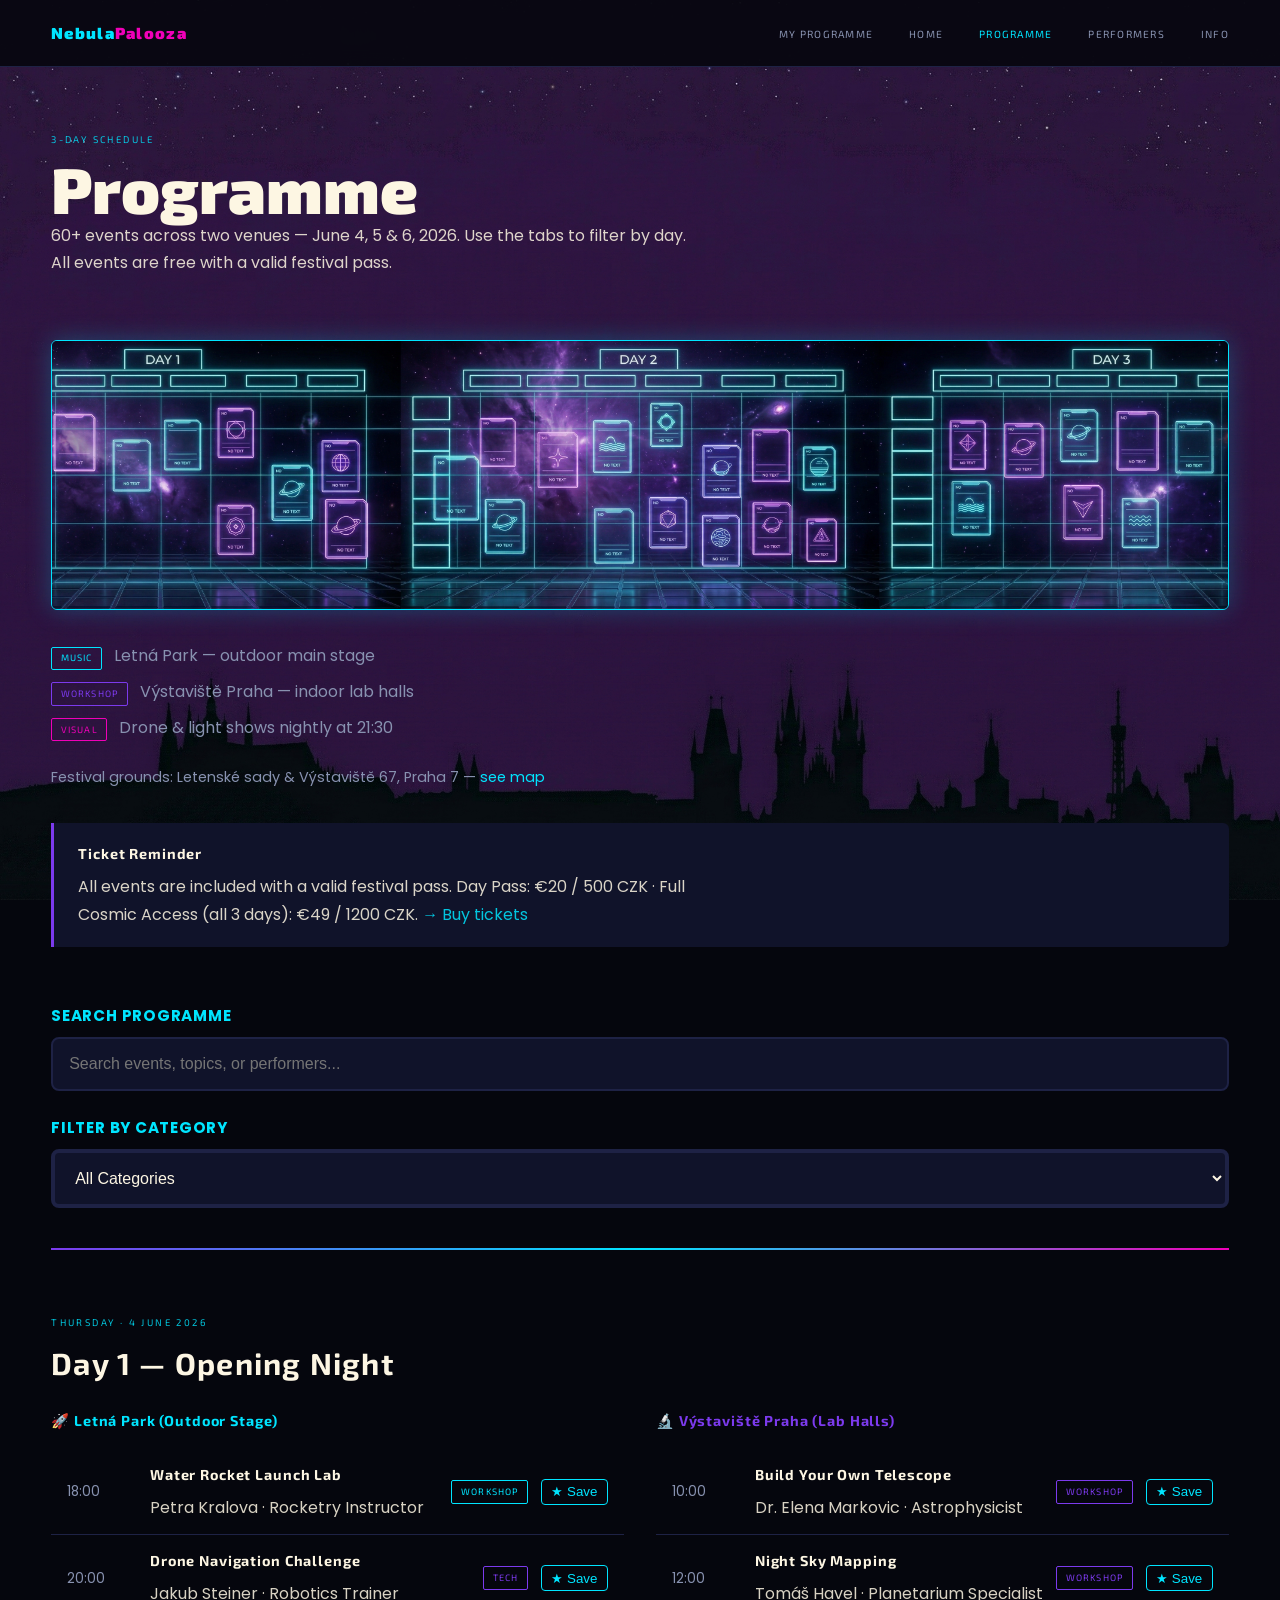
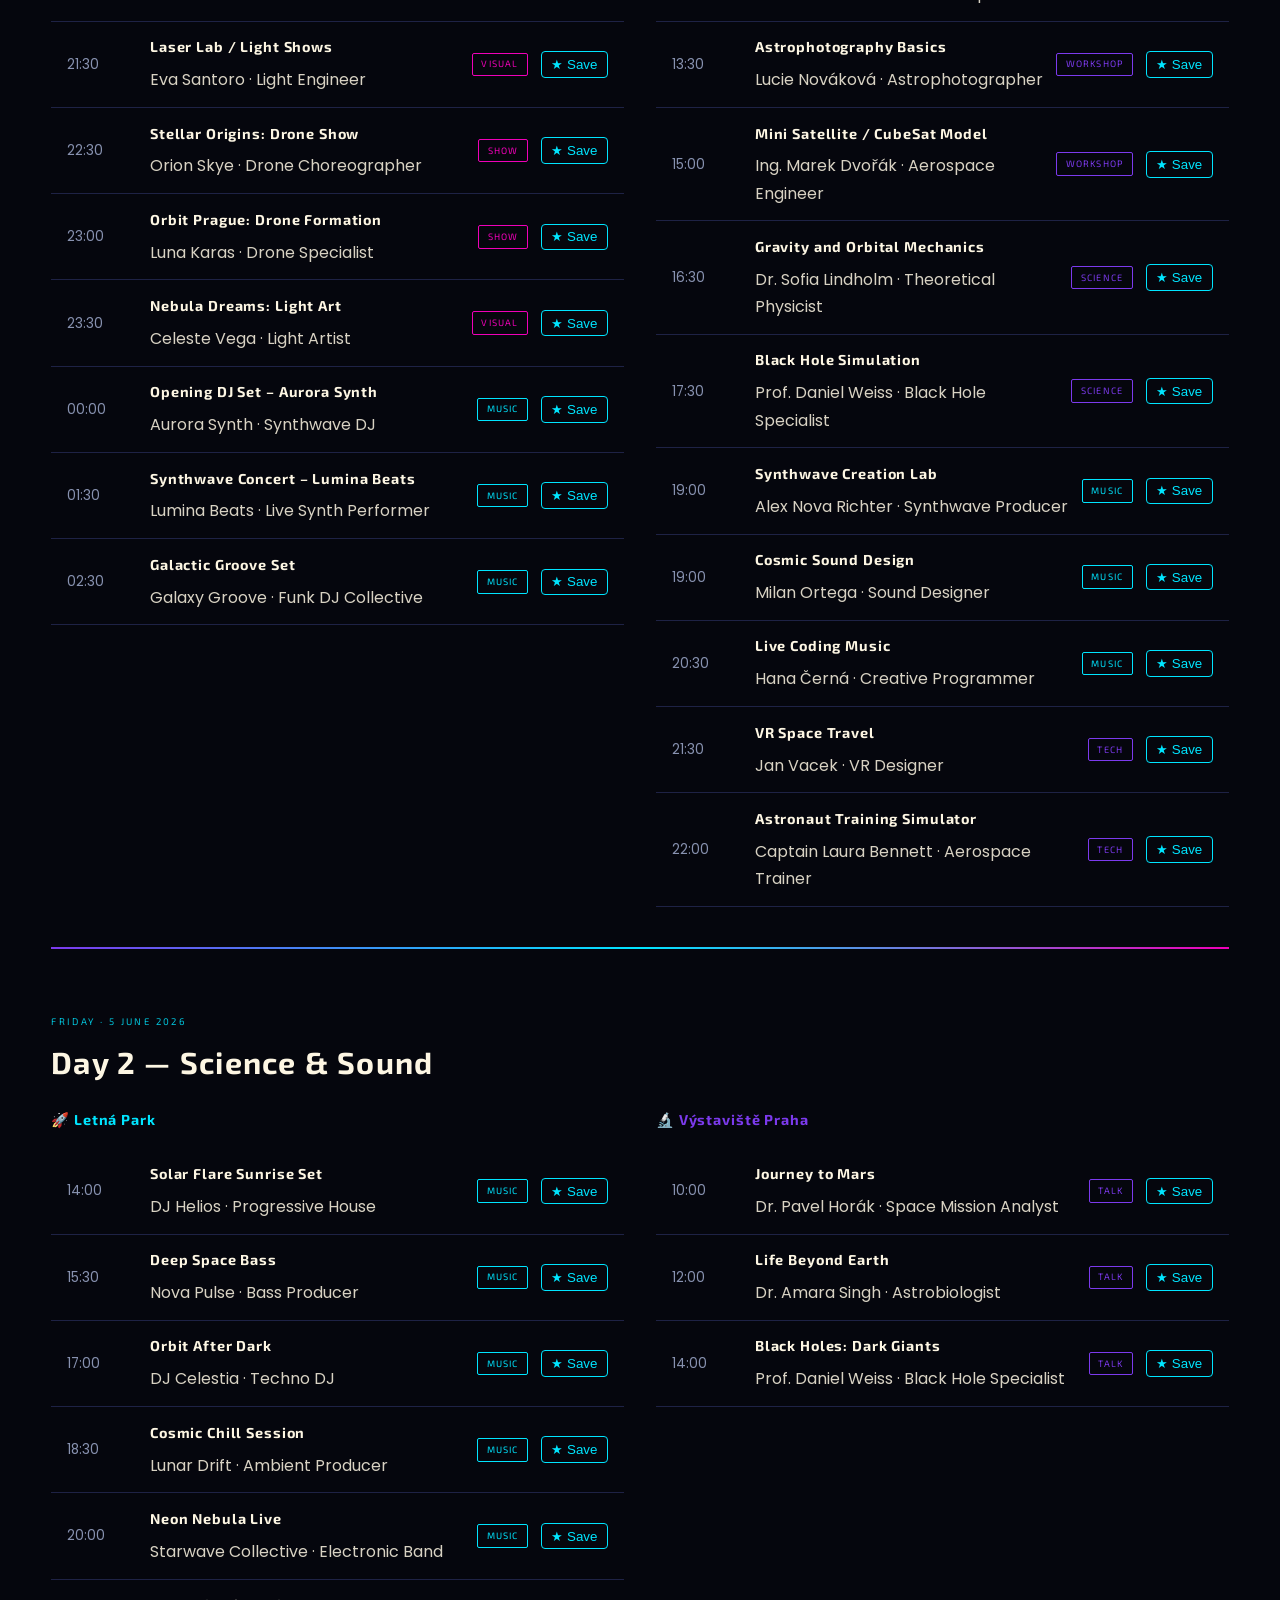
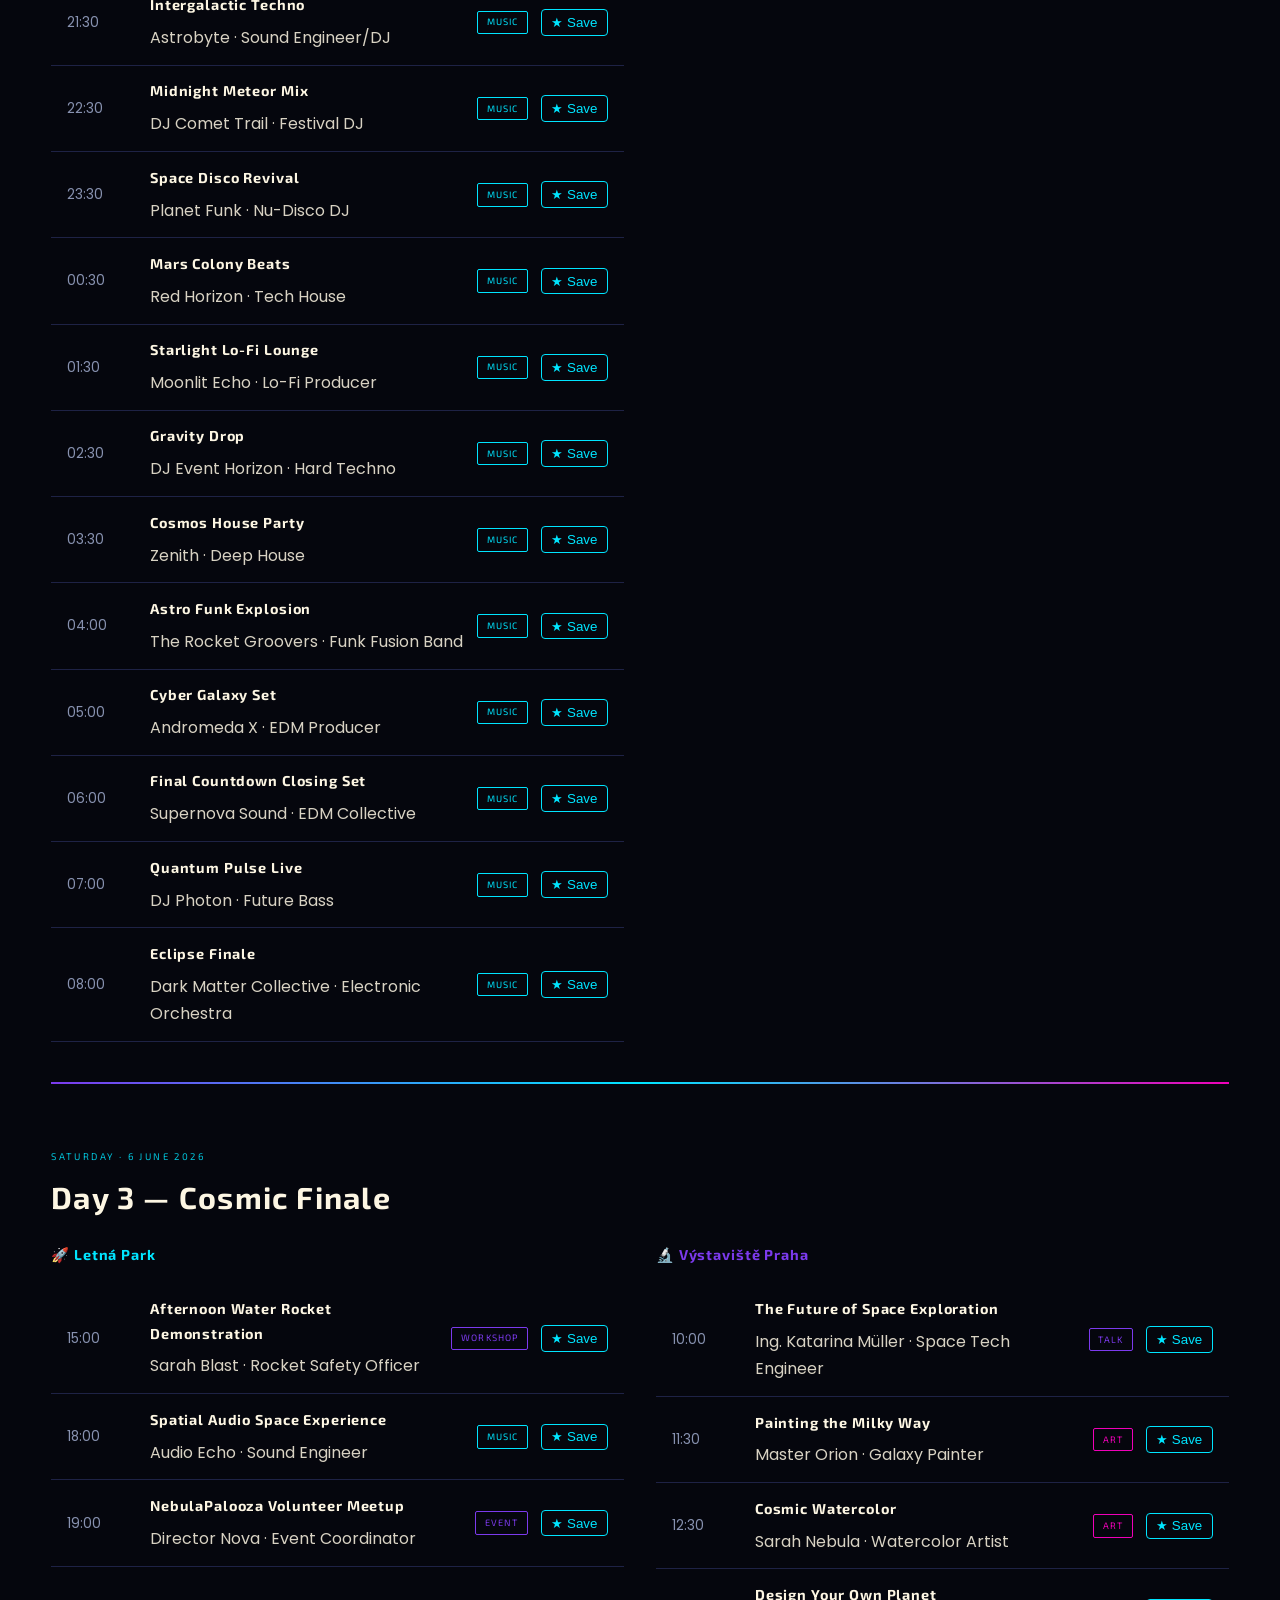
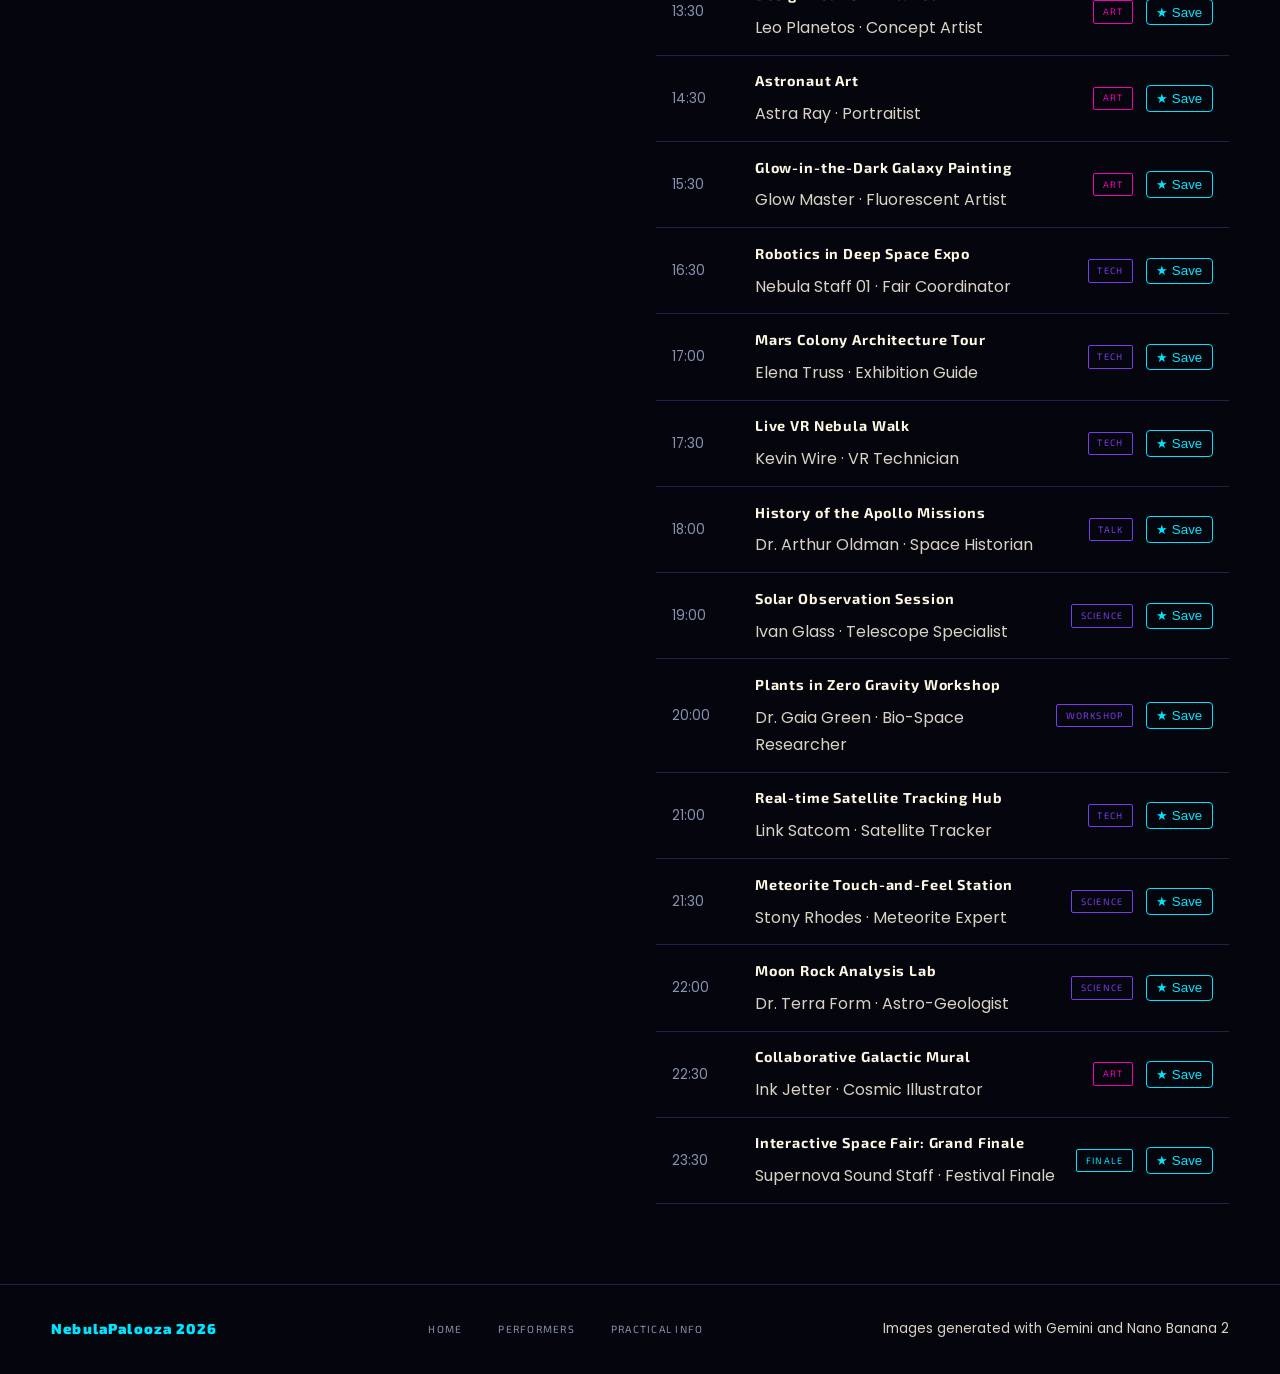
<file: web/programme.html>
<!doctype html>
<html lang="en">
  <head>
    <meta charset="UTF-8" />
    <meta name="viewport" content="width=device-width, initial-scale=1.0" />
    <title>Programme – NebulaPalooza 2026</title>
    <meta
      name="description"
      content="Full 3-day programme for NebulaPalooza 2026. Browse workshops, concerts, science talks, drone shows, and painting masterclasses at Letná Park and Výstaviště Praha."
    />

    <!-- Open Graph -->
    <meta property="og:title" content="Programme – NebulaPalooza 2026" />
    <meta
      property="og:description"
      content="60+ events over 3 days — filter by venue or day."
    />
    <meta
      property="og:image"
      content="https://picsum.photos/seed/prog2026/1200/630"
    />

    <!-- JSON-LD: Events sample -->
    <script type="application/ld+json">
      [
        {
          "@context": "https://schema.org",
          "@type": "Event",
          "name": "Opening DJ Set – Aurora Synth",
          "startDate": "2026-06-04",
          "location": {
            "@type": "Place",
            "name": "Letná Park",
            "address": "Prague, CZ"
          },
          "performer": { "@type": "Person", "name": "Aurora Synth" }
        },
        {
          "@context": "https://schema.org",
          "@type": "Event",
          "name": "Journey to Mars",
          "startDate": "2026-06-05",
          "location": {
            "@type": "Place",
            "name": "Výstaviště Praha",
            "address": "Prague, CZ"
          },
          "performer": { "@type": "Person", "name": "Dr. Pavel Horák" }
        }
      ]
    </script>

    <link rel="stylesheet" href="style.css" />
  </head>
  <body>
    <header>
      <div class="logo">Nebula<span>Palooza</span></div>
      <nav>
        <a href="custom_list.html">My Programme</a>
        <a href="index.html">Home</a>
        <a href="programme.html" class="active">Programme</a>
        <a href="performers.html">Performers</a>
        <a href="practical.html">Info</a>
      </nav>
    </header>

    <main>
      <section>
        <p class="label">3-Day Schedule</p>
        <h1>Programme</h1>
        <p>
          60+ events across two venues — June 4, 5 &amp; 6, 2026. Use the tabs
          to filter by day. All events are free with a valid festival pass.
        </p>
      </section>

      <section>
        <img
          src="images/events.png"
          id="events"
          alt="NebulaPalooza programme stage at Letná Park"
        />
        <ul style="margin-bottom: 1rem; color: var(--muted)">
          <li>
            <span class="tag tag-cyan" style="margin-right: 0.5rem">Music</span>
            Letná Park — outdoor main stage
          </li>
          <li>
            <span class="tag" style="margin-right: 0.5rem">Workshop</span>
            Výstaviště Praha — indoor lab halls
          </li>
          <li>
            <span class="tag tag-pink" style="margin-right: 0.5rem"
              >Visual</span
            >
            Drone &amp; light shows nightly at 21:30
          </li>
        </ul>
        <address>
          Festival grounds: Letenské sady &amp; Výstaviště 67, Praha 7 —
          <a href="practical.html#venues">see map</a>
        </address>

        <aside>
          <h3>Ticket Reminder</h3>
          <p>All events are included with a valid festival pass. Day Pass: €20 / 500 CZK · Full Cosmic Access (all 3 days): €49 / 1200 CZK. <a href="practical.html#tickets">→ Buy tickets</a></p>
        </aside>
      </section>

      <!-- Add filter controls above your schedule -->
       <!-- Interactive Filter & Search Bar -->
<div class="filter-bar" style="margin: 3.5rem 0 2.5rem 0; display: flex; flex-direction: column; gap: 1.5rem;">
  
  <!-- Search Input Container -->
  <div style="display: flex; flex-direction: column; gap: 0.5rem;">
    <label for="search-events" style="font-size: 0.95rem; color: var(--cyan); font-weight: bold; letter-spacing: 0.05em;">SEARCH PROGRAMME</label>
    <input 
      type="text" 
      id="search-events" 
      placeholder="Search events, topics, or performers..." 
      style="padding: 1rem; font-size: 1rem; background: var(--panel); border: 2px solid var(--border); color: var(--white); border-radius: 8px; width: 100%; box-sizing: border-box;"
    />
  </div>

  <!-- Category Dropdown Container -->
  <div style="display: flex; flex-direction: column; gap: 0.5rem;">
    <label for="filter-tag" style="font-size: 0.95rem; color: var(--cyan); font-weight: bold; letter-spacing: 0.05em;">FILTER BY CATEGORY</label>
    <select 
      id="filter-tag" 
      style="padding: 1rem 1rem; font-size: 1rem; background: var(--panel); border: 4px solid var(--border); color: var(--white); border-radius: 8px; width: 100%; cursor: pointer; box-sizing: border-box;"
    >
      <option value="">All Categories</option>
      <option value="Music">Music</option>
      <option value="Workshop">Workshop</option>
      <option value="Tech">Tech</option>
      <option value="Visual">Visual</option>
      <option value="Show">Show</option>
    </select>
  </div>

</div>

      <hr class="glow-line" />

      <!-- Day 1 -->
      <section id="day1">
        <p class="label">Thursday · 4 June 2026</p>
        <h2>Day 1 — Opening Night</h2>

        <div class="venue-columns">
        <section id="day1-letn">
          <h3 style="color: var(--cyan); margin-bottom: 1rem">
            🚀 Letná Park (Outdoor Stage)
          </h3>
          <article class="event-row">
            <time datetime="2026-06-04T18:00">18:00</time>
            <div>
              <h3>Water Rocket Launch Lab</h3>
              <p>Petra Kralova · Rocketry Instructor</p>
            </div>
            <span class="tag tag-cyan">Workshop</span>
            <button onclick="toggleFavourite(this)" style="background: transparent; border: 1px solid var(--cyan); color: var(--cyan); padding: 0.3rem 0.6rem; border-radius: 4px; cursor: pointer;">★ Save</button>
          </article>
          <article class="event-row">
            <time datetime="2026-06-04T20:00">20:00</time>
            <div>
              <h3>Drone Navigation Challenge</h3>
              <p>Jakub Steiner · Robotics Trainer</p>
            </div>
            <span class="tag">Tech</span>
            <button onclick="toggleFavourite(this)" style="background: transparent; border: 1px solid var(--cyan); color: var(--cyan); padding: 0.3rem 0.6rem; border-radius: 4px; cursor: pointer;">★ Save</button>
          </article>
          <article class="event-row">
            <time datetime="2026-06-04T21:30">21:30</time>
            <div>
              <h3>Laser Lab / Light Shows</h3>
              <p>Eva Santoro · Light Engineer</p>
            </div>
            <span class="tag tag-pink">Visual</span>
            <button onclick="toggleFavourite(this)" style="background: transparent; border: 1px solid var(--cyan); color: var(--cyan); padding: 0.3rem 0.6rem; border-radius: 4px; cursor: pointer;">★ Save</button>
          </article>
          <article class="event-row">
            <time datetime="2026-06-04T22:30">22:30</time>
            <div>
              <h3>Stellar Origins: Drone Show</h3>
              <p>Orion Skye · Drone Choreographer</p>
            </div>
            <span class="tag tag-pink">Show</span>
            <button onclick="toggleFavourite(this)" style="background: transparent; border: 1px solid var(--cyan); color: var(--cyan); padding: 0.3rem 0.6rem; border-radius: 4px; cursor: pointer;">★ Save</button>
          </article>
          <article class="event-row">
            <time datetime="2026-06-04T23:00">23:00</time>
            <div>
              <h3>Orbit Prague: Drone Formation</h3>
              <p>Luna Karas · Drone Specialist</p>
            </div>
            <span class="tag tag-pink">Show</span>
            <button onclick="toggleFavourite(this)" style="background: transparent; border: 1px solid var(--cyan); color: var(--cyan); padding: 0.3rem 0.6rem; border-radius: 4px; cursor: pointer;">★ Save</button>
          </article>
          <article class="event-row">
            <time datetime="2026-06-04T23:30">23:30</time>
            <div>
              <h3>Nebula Dreams: Light Art</h3>
              <p>Celeste Vega · Light Artist</p>
            </div>
            <span class="tag tag-pink">Visual</span>
            <button onclick="toggleFavourite(this)" style="background: transparent; border: 1px solid var(--cyan); color: var(--cyan); padding: 0.3rem 0.6rem; border-radius: 4px; cursor: pointer;">★ Save</button>
          </article>
          <article class="event-row">
            <time datetime="2026-06-05T00:00">00:00</time>
            <div>
              <h3>Opening DJ Set – Aurora Synth</h3>
              <p>Aurora Synth · Synthwave DJ</p>
            </div>
            <span class="tag tag-cyan">Music</span>
            <button onclick="toggleFavourite(this)" style="background: transparent; border: 1px solid var(--cyan); color: var(--cyan); padding: 0.3rem 0.6rem; border-radius: 4px; cursor: pointer;">★ Save</button>
          </article>
          <article class="event-row">
            <time datetime="2026-06-05T01:30">01:30</time>
            <div>
              <h3>Synthwave Concert – Lumina Beats</h3>
              <p>Lumina Beats · Live Synth Performer</p>
            </div>
            <span class="tag tag-cyan">Music</span>
            <button onclick="toggleFavourite(this)" style="background: transparent; border: 1px solid var(--cyan); color: var(--cyan); padding: 0.3rem 0.6rem; border-radius: 4px; cursor: pointer;">★ Save</button>
          </article>
          <article class="event-row">
            <time datetime="2026-06-05T02:30">02:30</time>
            <div>
              <h3>Galactic Groove Set</h3>
              <p>Galaxy Groove · Funk DJ Collective</p>
            </div>
            <span class="tag tag-cyan">Music</span>
            <button onclick="toggleFavourite(this)" style="background: transparent; border: 1px solid var(--cyan); color: var(--cyan); padding: 0.3rem 0.6rem; border-radius: 4px; cursor: pointer;">★ Save</button>
          </article>
        </section>

        <section id="day1-vyst">
          <h3 style="color: var(--violet); margin-bottom: 1rem">
            🔬 Výstaviště Praha (Lab Halls)
          </h3>
          <article class="event-row">
            <time datetime="2026-06-04T10:00">10:00</time>
            <div>
              <h3>Build Your Own Telescope</h3>
              <p>Dr. Elena Markovic · Astrophysicist</p>
            </div>
            <span class="tag">Workshop</span>
            <button onclick="toggleFavourite(this)" style="background: transparent; border: 1px solid var(--cyan); color: var(--cyan); padding: 0.3rem 0.6rem; border-radius: 4px; cursor: pointer;">★ Save</button>
          </article>
          <article class="event-row">
            <time datetime="2026-06-04T12:00">12:00</time>
            <div>
              <h3>Night Sky Mapping</h3>
              <p>Tomáš Havel · Planetarium Specialist</p>
            </div>
            <span class="tag">Workshop</span>
            <button onclick="toggleFavourite(this)" style="background: transparent; border: 1px solid var(--cyan); color: var(--cyan); padding: 0.3rem 0.6rem; border-radius: 4px; cursor: pointer;">★ Save</button>
          </article>
          <article class="event-row">
            <time datetime="2026-06-04T13:30">13:30</time>
            <div>
              <h3>Astrophotography Basics</h3>
              <p>Lucie Nováková · Astrophotographer</p>
            </div>
            <span class="tag">Workshop</span>
            <button onclick="toggleFavourite(this)" style="background: transparent; border: 1px solid var(--cyan); color: var(--cyan); padding: 0.3rem 0.6rem; border-radius: 4px; cursor: pointer;">★ Save</button>
          </article>
          <article class="event-row">
            <time datetime="2026-06-04T15:00">15:00</time>
            <div>
              <h3>Mini Satellite / CubeSat Model</h3>
              <p>Ing. Marek Dvořák · Aerospace Engineer</p>
            </div>
            <span class="tag">Workshop</span>
            <button onclick="toggleFavourite(this)" style="background: transparent; border: 1px solid var(--cyan); color: var(--cyan); padding: 0.3rem 0.6rem; border-radius: 4px; cursor: pointer;">★ Save</button>
          </article>
          <article class="event-row">
            <time datetime="2026-06-04T16:30">16:30</time>
            <div>
              <h3>Gravity and Orbital Mechanics</h3>
              <p>Dr. Sofia Lindholm · Theoretical Physicist</p>
            </div>
            <span class="tag">Science</span>
            <button onclick="toggleFavourite(this)" style="background: transparent; border: 1px solid var(--cyan); color: var(--cyan); padding: 0.3rem 0.6rem; border-radius: 4px; cursor: pointer;">★ Save</button>
          </article>
          <article class="event-row">
            <time datetime="2026-06-04T17:30">17:30</time>
            <div>
              <h3>Black Hole Simulation</h3>
              <p>Prof. Daniel Weiss · Black Hole Specialist</p>
            </div>
            <span class="tag">Science</span>
            <button onclick="toggleFavourite(this)" style="background: transparent; border: 1px solid var(--cyan); color: var(--cyan); padding: 0.3rem 0.6rem; border-radius: 4px; cursor: pointer;">★ Save</button>
          </article>
          <article class="event-row">
            <time datetime="2026-06-04T19:00">19:00</time>
            <div>
              <h3>Synthwave Creation Lab</h3>
              <p>Alex Nova Richter · Synthwave Producer</p>
            </div>
            <span class="tag tag-cyan">Music</span>
            <button onclick="toggleFavourite(this)" style="background: transparent; border: 1px solid var(--cyan); color: var(--cyan); padding: 0.3rem 0.6rem; border-radius: 4px; cursor: pointer;">★ Save</button>
          </article>
          <article class="event-row">
            <time datetime="2026-06-04T19:00">19:00</time>
            <div>
              <h3>Cosmic Sound Design</h3>
              <p>Milan Ortega · Sound Designer</p>
            </div>
            <span class="tag tag-cyan">Music</span>
            <button onclick="toggleFavourite(this)" style="background: transparent; border: 1px solid var(--cyan); color: var(--cyan); padding: 0.3rem 0.6rem; border-radius: 4px; cursor: pointer;">★ Save</button>
          </article>
          <article class="event-row">
            <time datetime="2026-06-04T20:30">20:30</time>
            <div>
              <h3>Live Coding Music</h3>
              <p>Hana Černá · Creative Programmer</p>
            </div>
            <span class="tag tag-cyan">Music</span>
            <button onclick="toggleFavourite(this)" style="background: transparent; border: 1px solid var(--cyan); color: var(--cyan); padding: 0.3rem 0.6rem; border-radius: 4px; cursor: pointer;">★ Save</button>
          </article>
          <article class="event-row">
            <time datetime="2026-06-04T21:30">21:30</time>
            <div>
              <h3>VR Space Travel</h3>
              <p>Jan Vacek · VR Designer</p>
            </div>
            <span class="tag">Tech</span>
            <button onclick="toggleFavourite(this)" style="background: transparent; border: 1px solid var(--cyan); color: var(--cyan); padding: 0.3rem 0.6rem; border-radius: 4px; cursor: pointer;">★ Save</button>
          </article>
          <article class="event-row">
            <time datetime="2026-06-04T22:00">22:00</time>
            <div>
              <h3>Astronaut Training Simulator</h3>
              <p>Captain Laura Bennett · Aerospace Trainer</p>
            </div>
            <span class="tag">Tech</span>
            <button onclick="toggleFavourite(this)" style="background: transparent; border: 1px solid var(--cyan); color: var(--cyan); padding: 0.3rem 0.6rem; border-radius: 4px; cursor: pointer;">★ Save</button>
          </article>
        </section>
        </div>
      </section>

      <hr class="glow-line" />

      <!-- Day 2 -->
      <section id="day2">
        <p class="label">Friday · 5 June 2026</p>
        <h2>Day 2 — Science &amp; Sound</h2>

        <div class="venue-columns">
        <section id="day2-letn">
          <h3 style="color: var(--cyan); margin-bottom: 1rem">🚀 Letná Park</h3>
          <article class="event-row">
            <time datetime="2026-06-05T14:00">14:00</time>
            <div>
              <h3>Solar Flare Sunrise Set</h3>
              <p>DJ Helios · Progressive House</p>
            </div>
            <span class="tag tag-cyan">Music</span>
            <button onclick="toggleFavourite(this)" style="background: transparent; border: 1px solid var(--cyan); color: var(--cyan); padding: 0.3rem 0.6rem; border-radius: 4px; cursor: pointer;">★ Save</button>
          </article>
          <article class="event-row">
            <time datetime="2026-06-05T15:30">15:30</time>
            <div>
              <h3>Deep Space Bass</h3>
              <p>Nova Pulse · Bass Producer</p>
            </div>
            <span class="tag tag-cyan">Music</span>
            <button onclick="toggleFavourite(this)" style="background: transparent; border: 1px solid var(--cyan); color: var(--cyan); padding: 0.3rem 0.6rem; border-radius: 4px; cursor: pointer;">★ Save</button>
          </article>
          <article class="event-row">
            <time datetime="2026-06-05T17:00">17:00</time>
            <div>
              <h3>Orbit After Dark</h3>
              <p>DJ Celestia · Techno DJ</p>
            </div>
            <span class="tag tag-cyan">Music</span>
            <button onclick="toggleFavourite(this)" style="background: transparent; border: 1px solid var(--cyan); color: var(--cyan); padding: 0.3rem 0.6rem; border-radius: 4px; cursor: pointer;">★ Save</button>
          </article>
          <article class="event-row">
            <time datetime="2026-06-05T18:30">18:30</time>
            <div>
              <h3>Cosmic Chill Session</h3>
              <p>Lunar Drift · Ambient Producer</p>
            </div>
            <span class="tag tag-cyan">Music</span>
            <button onclick="toggleFavourite(this)" style="background: transparent; border: 1px solid var(--cyan); color: var(--cyan); padding: 0.3rem 0.6rem; border-radius: 4px; cursor: pointer;">★ Save</button>
          </article>
          <article class="event-row">
            <time datetime="2026-06-05T20:00">20:00</time>
            <div>
              <h3>Neon Nebula Live</h3>
              <p>Starwave Collective · Electronic Band</p>
            </div>
            <span class="tag tag-cyan">Music</span>
            <button onclick="toggleFavourite(this)" style="background: transparent; border: 1px solid var(--cyan); color: var(--cyan); padding: 0.3rem 0.6rem; border-radius: 4px; cursor: pointer;">★ Save</button>
          </article>
          <article class="event-row">
            <time datetime="2026-06-05T21:30">21:30</time>
            <div>
              <h3>Intergalactic Techno</h3>
              <p>Astrobyte · Sound Engineer/DJ</p>
            </div>
            <span class="tag tag-cyan">Music</span>
            <button onclick="toggleFavourite(this)" style="background: transparent; border: 1px solid var(--cyan); color: var(--cyan); padding: 0.3rem 0.6rem; border-radius: 4px; cursor: pointer;">★ Save</button>
          </article>
          <article class="event-row">
            <time datetime="2026-06-05T22:30">22:30</time>
            <div>
              <h3>Midnight Meteor Mix</h3>
              <p>DJ Comet Trail · Festival DJ</p>
            </div>
            <span class="tag tag-cyan">Music</span>
            <button onclick="toggleFavourite(this)" style="background: transparent; border: 1px solid var(--cyan); color: var(--cyan); padding: 0.3rem 0.6rem; border-radius: 4px; cursor: pointer;">★ Save</button>
          </article>
          <article class="event-row">
            <time datetime="2026-06-05T23:30">23:30</time>
            <div>
              <h3>Space Disco Revival</h3>
              <p>Planet Funk · Nu-Disco DJ</p>
            </div>
            <span class="tag tag-cyan">Music</span>
            <button onclick="toggleFavourite(this)" style="background: transparent; border: 1px solid var(--cyan); color: var(--cyan); padding: 0.3rem 0.6rem; border-radius: 4px; cursor: pointer;">★ Save</button>
          </article>
          <article class="event-row">
            <time datetime="2026-06-06T00:30">00:30</time>
            <div>
              <h3>Mars Colony Beats</h3>
              <p>Red Horizon · Tech House</p>
            </div>
            <span class="tag tag-cyan">Music</span>
            <button onclick="toggleFavourite(this)" style="background: transparent; border: 1px solid var(--cyan); color: var(--cyan); padding: 0.3rem 0.6rem; border-radius: 4px; cursor: pointer;">★ Save</button>
          </article>
          <article class="event-row">
            <time datetime="2026-06-06T01:30">01:30</time>
            <div>
              <h3>Starlight Lo-Fi Lounge</h3>
              <p>Moonlit Echo · Lo-Fi Producer</p>
            </div>
            <span class="tag tag-cyan">Music</span>
            <button onclick="toggleFavourite(this)" style="background: transparent; border: 1px solid var(--cyan); color: var(--cyan); padding: 0.3rem 0.6rem; border-radius: 4px; cursor: pointer;">★ Save</button>
          </article>
          <article class="event-row">
            <time datetime="2026-06-06T02:30">02:30</time>
            <div>
              <h3>Gravity Drop</h3>
              <p>DJ Event Horizon · Hard Techno</p>
            </div>
            <span class="tag tag-cyan">Music</span>
            <button onclick="toggleFavourite(this)" style="background: transparent; border: 1px solid var(--cyan); color: var(--cyan); padding: 0.3rem 0.6rem; border-radius: 4px; cursor: pointer;">★ Save</button>
          </article>
          <article class="event-row">
            <time datetime="2026-06-06T03:30">03:30</time>
            <div>
              <h3>Cosmos House Party</h3>
              <p>Zenith · Deep House</p>
            </div>
            <span class="tag tag-cyan">Music</span>
            <button onclick="toggleFavourite(this)" style="background: transparent; border: 1px solid var(--cyan); color: var(--cyan); padding: 0.3rem 0.6rem; border-radius: 4px; cursor: pointer;">★ Save</button>
          </article>
          <article class="event-row">
            <time datetime="2026-06-06T04:00">04:00</time>
            <div>
              <h3>Astro Funk Explosion</h3>
              <p>The Rocket Groovers · Funk Fusion Band</p>
            </div>
            <span class="tag tag-cyan">Music</span>
            <button onclick="toggleFavourite(this)" style="background: transparent; border: 1px solid var(--cyan); color: var(--cyan); padding: 0.3rem 0.6rem; border-radius: 4px; cursor: pointer;">★ Save</button>
          </article>
          <article class="event-row">
            <time datetime="2026-06-06T05:00">05:00</time>
            <div>
              <h3>Cyber Galaxy Set</h3>
              <p>Andromeda X · EDM Producer</p>
            </div>
            <span class="tag tag-cyan">Music</span>
            <button onclick="toggleFavourite(this)" style="background: transparent; border: 1px solid var(--cyan); color: var(--cyan); padding: 0.3rem 0.6rem; border-radius: 4px; cursor: pointer;">★ Save</button>
          </article>
          <article class="event-row">
            <time datetime="2026-06-06T06:00">06:00</time>
            <div>
              <h3>Final Countdown Closing Set</h3>
              <p>Supernova Sound · EDM Collective</p>
            </div>
            <span class="tag tag-cyan">Music</span>
            <button onclick="toggleFavourite(this)" style="background: transparent; border: 1px solid var(--cyan); color: var(--cyan); padding: 0.3rem 0.6rem; border-radius: 4px; cursor: pointer;">★ Save</button>
          </article>
          <article class="event-row">
            <time datetime="2026-06-06T07:00">07:00</time>
            <div>
              <h3>Quantum Pulse Live</h3>
              <p>DJ Photon · Future Bass</p>
            </div>
            <span class="tag tag-cyan">Music</span>
            <button onclick="toggleFavourite(this)" style="background: transparent; border: 1px solid var(--cyan); color: var(--cyan); padding: 0.3rem 0.6rem; border-radius: 4px; cursor: pointer;">★ Save</button>
          </article>
          <article class="event-row">
            <time datetime="2026-06-06T08:00">08:00</time>
            <div>
              <h3>Eclipse Finale</h3>
              <p>Dark Matter Collective · Electronic Orchestra</p>
            </div>
            <span class="tag tag-cyan">Music</span>
            <button onclick="toggleFavourite(this)" style="background: transparent; border: 1px solid var(--cyan); color: var(--cyan); padding: 0.3rem 0.6rem; border-radius: 4px; cursor: pointer;">★ Save</button>
          </article>
        </section>

        <section id="day2-vyst">
          <h3 style="color: var(--violet); margin-bottom: 1rem">
            🔬 Výstaviště Praha
          </h3>
          <article class="event-row">
            <time datetime="2026-06-05T10:00">10:00</time>
            <div>
              <h3>Journey to Mars</h3>
              <p>Dr. Pavel Horák · Space Mission Analyst</p>
            </div>
            <span class="tag">Talk</span>
            <button onclick="toggleFavourite(this)" style="background: transparent; border: 1px solid var(--cyan); color: var(--cyan); padding: 0.3rem 0.6rem; border-radius: 4px; cursor: pointer;">★ Save</button>
          </article>
          <article class="event-row">
            <time datetime="2026-06-05T12:00">12:00</time>
            <div>
              <h3>Life Beyond Earth</h3>
              <p>Dr. Amara Singh · Astrobiologist</p>
            </div>
            <span class="tag">Talk</span>
            <button onclick="toggleFavourite(this)" style="background: transparent; border: 1px solid var(--cyan); color: var(--cyan); padding: 0.3rem 0.6rem; border-radius: 4px; cursor: pointer;">★ Save</button>
          </article>
          <article class="event-row">
            <time datetime="2026-06-05T14:00">14:00</time>
            <div>
              <h3>Black Holes: Dark Giants</h3>
              <p>Prof. Daniel Weiss · Black Hole Specialist</p>
            </div>
            <span class="tag">Talk</span>
            <button onclick="toggleFavourite(this)" style="background: transparent; border: 1px solid var(--cyan); color: var(--cyan); padding: 0.3rem 0.6rem; border-radius: 4px; cursor: pointer;">★ Save</button>
          </article>
        </section>
        </div>
      </section>

      <hr class="glow-line" />

      <!-- Day 3 -->
      <section id="day3">
        <p class="label">Saturday · 6 June 2026</p>
        <h2>Day 3 — Cosmic Finale</h2>
        <div class="venue-columns">
        <section id="day3-letn">
          <h3 style="color: var(--cyan); margin-bottom: 1rem">🚀 Letná Park</h3>
          <article class="event-row">
            <time datetime="2026-06-06T15:00">15:00</time>
            <div>
              <h3>Afternoon Water Rocket Demonstration</h3>
              <p>Sarah Blast · Rocket Safety Officer</p>
            </div>
            <span class="tag">Workshop</span>
            <button onclick="toggleFavourite(this)" style="background: transparent; border: 1px solid var(--cyan); color: var(--cyan); padding: 0.3rem 0.6rem; border-radius: 4px; cursor: pointer;">★ Save</button>
          </article>
          <article class="event-row">
            <time datetime="2026-06-06T18:00">18:00</time>
            <div>
              <h3>Spatial Audio Space Experience</h3>
              <p>Audio Echo · Sound Engineer</p>
            </div>
            <span class="tag tag-cyan">Music</span>
            <button onclick="toggleFavourite(this)" style="background: transparent; border: 1px solid var(--cyan); color: var(--cyan); padding: 0.3rem 0.6rem; border-radius: 4px; cursor: pointer;">★ Save</button>
          </article>
          <article class="event-row">
            <time datetime="2026-06-06T19:00">19:00</time>
            <div>
              <h3>NebulaPalooza Volunteer Meetup</h3>
              <p>Director Nova · Event Coordinator</p>
            </div>
            <span class="tag">Event</span>
            <button onclick="toggleFavourite(this)" style="background: transparent; border: 1px solid var(--cyan); color: var(--cyan); padding: 0.3rem 0.6rem; border-radius: 4px; cursor: pointer;">★ Save</button>
          </article>
        </section>

        <section id="day3-vyst">
          <h3 style="color: var(--violet); margin-bottom: 1rem">
            🔬 Výstaviště Praha
          </h3>
          <article class="event-row">
            <time datetime="2026-06-06T10:00">10:00</time>
            <div>
              <h3>The Future of Space Exploration</h3>
              <p>Ing. Katarina Müller · Space Tech Engineer</p>
            </div>
            <span class="tag">Talk</span>
            <button onclick="toggleFavourite(this)" style="background: transparent; border: 1px solid var(--cyan); color: var(--cyan); padding: 0.3rem 0.6rem; border-radius: 4px; cursor: pointer;">★ Save</button>
          </article>
          <article class="event-row">
            <time datetime="2026-06-06T11:30">11:30</time>
            <div>
              <h3>Painting the Milky Way</h3>
              <p>Master Orion · Galaxy Painter</p>
            </div>
            <span class="tag tag-pink">Art</span>
            <button onclick="toggleFavourite(this)" style="background: transparent; border: 1px solid var(--cyan); color: var(--cyan); padding: 0.3rem 0.6rem; border-radius: 4px; cursor: pointer;">★ Save</button>
          </article>
          <article class="event-row">
            <time datetime="2026-06-06T12:30">12:30</time>
            <div>
              <h3>Cosmic Watercolor</h3>
              <p>Sarah Nebula · Watercolor Artist</p>
            </div>
            <span class="tag tag-pink">Art</span>
            <button onclick="toggleFavourite(this)" style="background: transparent; border: 1px solid var(--cyan); color: var(--cyan); padding: 0.3rem 0.6rem; border-radius: 4px; cursor: pointer;">★ Save</button>
          </article>
          <article class="event-row">
            <time datetime="2026-06-06T13:30">13:30</time>
            <div>
              <h3>Design Your Own Planet</h3>
              <p>Leo Planetos · Concept Artist</p>
            </div>
            <span class="tag tag-pink">Art</span>
            <button onclick="toggleFavourite(this)" style="background: transparent; border: 1px solid var(--cyan); color: var(--cyan); padding: 0.3rem 0.6rem; border-radius: 4px; cursor: pointer;">★ Save</button>
          </article>
          <article class="event-row">
            <time datetime="2026-06-06T14:30">14:30</time>
            <div>
              <h3>Astronaut Art</h3>
              <p>Astra Ray · Portraitist</p>
            </div>
            <span class="tag tag-pink">Art</span>
            <button onclick="toggleFavourite(this)" style="background: transparent; border: 1px solid var(--cyan); color: var(--cyan); padding: 0.3rem 0.6rem; border-radius: 4px; cursor: pointer;">★ Save</button>
          </article>
          <article class="event-row">
            <time datetime="2026-06-06T15:30">15:30</time>
            <div>
              <h3>Glow-in-the-Dark Galaxy Painting</h3>
              <p>Glow Master · Fluorescent Artist</p>
            </div>
            <span class="tag tag-pink">Art</span>
            <button onclick="toggleFavourite(this)" style="background: transparent; border: 1px solid var(--cyan); color: var(--cyan); padding: 0.3rem 0.6rem; border-radius: 4px; cursor: pointer;">★ Save</button>
          </article>
          <article class="event-row">
            <time datetime="2026-06-06T16:30">16:30</time>
            <div>
              <h3>Robotics in Deep Space Expo</h3>
              <p>Nebula Staff 01 · Fair Coordinator</p>
            </div>
            <span class="tag">Tech</span>
            <button onclick="toggleFavourite(this)" style="background: transparent; border: 1px solid var(--cyan); color: var(--cyan); padding: 0.3rem 0.6rem; border-radius: 4px; cursor: pointer;">★ Save</button>
          </article>
          <article class="event-row">
            <time datetime="2026-06-06T17:00">17:00</time>
            <div>
              <h3>Mars Colony Architecture Tour</h3>
              <p>Elena Truss · Exhibition Guide</p>
            </div>
            <span class="tag">Tech</span>
            <button onclick="toggleFavourite(this)" style="background: transparent; border: 1px solid var(--cyan); color: var(--cyan); padding: 0.3rem 0.6rem; border-radius: 4px; cursor: pointer;">★ Save</button>
          </article>
          <article class="event-row">
            <time datetime="2026-06-06T17:30">17:30</time>
            <div>
              <h3>Live VR Nebula Walk</h3>
              <p>Kevin Wire · VR Technician</p>
            </div>
            <span class="tag">Tech</span>
            <button onclick="toggleFavourite(this)" style="background: transparent; border: 1px solid var(--cyan); color: var(--cyan); padding: 0.3rem 0.6rem; border-radius: 4px; cursor: pointer;">★ Save</button>
          </article>
          <article class="event-row">
            <time datetime="2026-06-06T18:00">18:00</time>
            <div>
              <h3>History of the Apollo Missions</h3>
              <p>Dr. Arthur Oldman · Space Historian</p>
            </div>
            <span class="tag">Talk</span>
            <button onclick="toggleFavourite(this)" style="background: transparent; border: 1px solid var(--cyan); color: var(--cyan); padding: 0.3rem 0.6rem; border-radius: 4px; cursor: pointer;">★ Save</button>
          </article>
          <article class="event-row">
            <time datetime="2026-06-06T19:00">19:00</time>
            <div>
              <h3>Solar Observation Session</h3>
              <p>Ivan Glass · Telescope Specialist</p>
            </div>
            <span class="tag">Science</span>
            <button onclick="toggleFavourite(this)" style="background: transparent; border: 1px solid var(--cyan); color: var(--cyan); padding: 0.3rem 0.6rem; border-radius: 4px; cursor: pointer;">★ Save</button>
          </article>
          <article class="event-row">
            <time datetime="2026-06-06T20:00">20:00</time>
            <div>
              <h3>Plants in Zero Gravity Workshop</h3>
              <p>Dr. Gaia Green · Bio-Space Researcher</p>
            </div>
            <span class="tag">Workshop</span>
            <button onclick="toggleFavourite(this)" style="background: transparent; border: 1px solid var(--cyan); color: var(--cyan); padding: 0.3rem 0.6rem; border-radius: 4px; cursor: pointer;">★ Save</button>
          </article>
          <article class="event-row">
            <time datetime="2026-06-06T21:00">21:00</time>
            <div>
              <h3>Real-time Satellite Tracking Hub</h3>
              <p>Link Satcom · Satellite Tracker</p>
            </div>
            <span class="tag">Tech</span>
            <button onclick="toggleFavourite(this)" style="background: transparent; border: 1px solid var(--cyan); color: var(--cyan); padding: 0.3rem 0.6rem; border-radius: 4px; cursor: pointer;">★ Save</button>
          </article>
          <article class="event-row">
            <time datetime="2026-06-06T21:30">21:30</time>
            <div>
              <h3>Meteorite Touch-and-Feel Station</h3>
              <p>Stony Rhodes · Meteorite Expert</p>
            </div>
            <span class="tag">Science</span>
            <button onclick="toggleFavourite(this)" style="background: transparent; border: 1px solid var(--cyan); color: var(--cyan); padding: 0.3rem 0.6rem; border-radius: 4px; cursor: pointer;">★ Save</button>
          </article>
          <article class="event-row">
            <time datetime="2026-06-06T22:00">22:00</time>
            <div>
              <h3>Moon Rock Analysis Lab</h3>
              <p>Dr. Terra Form · Astro-Geologist</p>
            </div>
            <span class="tag">Science</span>
            <button onclick="toggleFavourite(this)" style="background: transparent; border: 1px solid var(--cyan); color: var(--cyan); padding: 0.3rem 0.6rem; border-radius: 4px; cursor: pointer;">★ Save</button>
          </article>
          <article class="event-row">
            <time datetime="2026-06-06T22:30">22:30</time>
            <div>
              <h3>Collaborative Galactic Mural</h3>
              <p>Ink Jetter · Cosmic Illustrator</p>
            </div>
            <span class="tag tag-pink">Art</span>
            <button onclick="toggleFavourite(this)" style="background: transparent; border: 1px solid var(--cyan); color: var(--cyan); padding: 0.3rem 0.6rem; border-radius: 4px; cursor: pointer;">★ Save</button>
          </article>
          <article class="event-row">
            <time datetime="2026-06-06T23:30">23:30</time>
            <div>
              <h3>Interactive Space Fair: Grand Finale</h3>
              <p>Supernova Sound Staff · Festival Finale</p>
            </div>
            <span class="tag tag-cyan">Finale</span>
            <button onclick="toggleFavourite(this)" style="background: transparent; border: 1px solid var(--cyan); color: var(--cyan); padding: 0.3rem 0.6rem; border-radius: 4px; cursor: pointer;">★ Save</button>
          </article>
        </section>
        </div>
      </section>
    </main>

    <footer>
      <div class="logo">NebulaPalooza 2026</div>
      <nav>
        <a href="index.html">Home</a>
        <a href="performers.html">Performers</a>
        <a href="practical.html">Practical Info</a>
      </nav>
      <p>Images generated with Gemini and Nano Banana 2</p>
    </footer>
<script>
  const searchInput = document.getElementById("search-events");
  const tagSelect = document.getElementById("filter-tag");
  const rows = document.querySelectorAll(".event-row");

  function filterProgramme() {
    const query = searchInput.value.trim().toLowerCase();
    const selectedTag = tagSelect.value.trim().toLowerCase();

    rows.forEach(row => {
      const rowText = row.innerText.toLowerCase();
      
      // Grab all tags inside this row
      const tagElements = row.querySelectorAll(".tag");
      let combinedTags = "";
      tagElements.forEach(el => {
        combinedTags += " " + el.innerText.toLowerCase();
      });

      // Check conditions
      const matchesQuery = query === "" || rowText.includes(query);
      const matchesTag = selectedTag === "" || combinedTags.includes(selectedTag);

      // Show or hide row based on whether it matches both search and tag
      if (matchesQuery && matchesTag) {
        row.style.display = "grid";
      } else {
        row.style.display = "none";
      }
    });
  }

  // 1. Filter live as you type in the search box
  searchInput.addEventListener("input", filterProgramme);

  // 2. Filter when pressing "Enter" in the search box
  searchInput.addEventListener("keydown", function(event) {
    if (event.key === "Enter") {
      event.preventDefault();
      filterProgramme();
    }
  });

  // 3. Filter immediately when changing any option in the dropdown menu
  tagSelect.addEventListener("change", function() {
    // If they picked a category, we clear the search box text so they don't block each other
    if (tagSelect.value !== "") {
      searchInput.value = "";
    }
    filterProgramme();
  });
</script>
<script>
  function toggleFavourite(button) {
    const row = button.closest(".event-row");
    const h3 = row.querySelector("h3");
    if (!h3) return;
    const eventTitle = h3.innerText.trim();
    
    let favourites = JSON.parse(localStorage.getItem("myFavourites")) || [];

    if (favourites.includes(eventTitle)) {
      favourites = favourites.filter(title => title !== eventTitle);
      button.innerText = "★ Save";
      button.style.background = "transparent";
      button.style.color = "var(--cyan)";
    } else {
      favourites.push(eventTitle);
      button.innerText = "✓ Saved";
      button.style.background = "var(--cyan)";
      button.style.color = "var(--black)";
    }

    localStorage.setItem("myFavourites", JSON.stringify(favourites));
  }

  window.addEventListener("DOMContentLoaded", function() {
    const favourites = JSON.parse(localStorage.getItem("myFavourites")) || [];
    document.querySelectorAll(".event-row").forEach(row => {
      const h3 = row.querySelector("h3");
      const btn = row.querySelector("button");
      if (h3 && btn) {
        const title = h3.innerText.trim();
        if (favourites.includes(title)) {
          btn.innerText = "✓ Saved";
          btn.style.background = "var(--cyan)";
          btn.style.color = "var(--black)";
        }
      }
    });
  });
</script>
  </body> 
</html>
</file>
<file: web/style.css>
/* NebulaPalooza 2026 — style.css */

/* --- 1. Imports --- */
@import url('https://fonts.googleapis.com/css2?family=Exo+2:wght@400;700;900&family=Poppins:wght@300;400;500&display=swap');

/* --- 2. Custom Properties --- */
:root {
  --black: #05060d;
  --panel: #10132a;
  --border: #1e2245;
  --cyan: #00e5ff;
  --violet: #7c3aed;
  --pink: #f000b8;
  --white: #fdf6e3;
  --muted: #8892b0;
  --fh: 'Exo 2', sans-serif;
  --fb: 'Poppins', sans-serif;
  --gap: 1.2rem;
  --section-gap: 4rem;
}

/* --- 3. Reset & Base --- */
*,
*::before,
*::after {
  box-sizing: border-box;
  margin: 0;
  padding: 0;
}

html {
  scroll-behavior: smooth;
}

body {
  background-image: url('images/background.png');
  background-size: cover;
  background-attachment: fixed;
  background-position: center top;
  background-color: var(--black);
  color: var(--white);
  font-family: var(--fb);
  font-size: 1rem;
  line-height: 1.7;
}

img {
  display: block;
  max-width: 100%;
  border-radius: 6px;
}

a {
  color: var(--cyan);
  text-decoration: none;
}

a:hover {
  text-decoration: underline;
}

ul,
ol {
  list-style: none;
}

/* --- 4. Typography --- */
h1,
h2,
h3 {
  font-family: var(--fh);
  font-weight: 700;
}

h1 {
  font-size: clamp(2rem, 5vw, 4.5rem);
  font-weight: 900;
  line-height: 1.05;
}

h2 {
  font-size: clamp(1.3rem, 3vw, 1.9rem);
  letter-spacing: 0.04em;
  margin-bottom: var(--gap);
}

h3 {
  font-size: 0.9rem;
  letter-spacing: 0.06em;
  margin-bottom: 0.4rem;
}

p {
  color: var(--white);
  max-width: 65ch;
  opacity: 0.85;
}

time {
  color: var(--muted);
  font-size: 0.85rem;
}

address {
  font-style: normal;
  color: var(--muted);
  font-size: 0.9rem;
  line-height: 1.8;
}

.label {
  font-family: var(--fh);
  font-size: 0.6rem;
  letter-spacing: 0.25em;
  text-transform: uppercase;
  color: var(--cyan);
  margin-bottom: 0.5rem;
}

/* --- 5. Header & Nav --- */
header {
  display: flex;
  align-items: center;
  justify-content: space-between;
  padding: 1.2rem 4vw;
  border-bottom: 1px solid var(--border);
  background: rgba(5, 6, 13, 0.88);
  backdrop-filter: blur(10px);
  position: sticky;
  top: 0;
  z-index: 100;
}

.logo {
  font-family: var(--fh);
  font-size: 1rem;
  font-weight: 900;
  letter-spacing: 0.08em;
  color: var(--cyan);
}

.logo span {
  color: var(--pink);
}

nav a {
  font-family: var(--fh);
  font-size: 0.65rem;
  letter-spacing: 0.12em;
  text-transform: uppercase;
  color: var(--muted);
  margin-left: 2rem;
  transition: color 0.2s;
}

nav a:hover,
nav a.active {
  color: var(--cyan);
  text-decoration: none;
}

/* --- 6. Layout --- */
main {
  padding: 0 4vw 5rem;
}

section {
  margin-top: var(--section-gap);
}

.grid-2,
.grid-3 {
  display: grid;
  grid-template-columns: repeat(auto-fill, minmax(400px, 1fr));
  gap: var(--gap);
}

.glow-line {
  height: 2px;
  background: linear-gradient(90deg, var(--violet), var(--cyan), var(--pink));
  border: none;
  margin: 2.5rem 0;
}

/* --- 7. Components --- */
.card {
  background: var(--panel);
  border: 1px solid var(--border);
  border-radius: 6px;
  padding: 1.4rem;
  transition: border-color 0.2s, transform 0.2s;
}

.card:hover {
  border-color: var(--cyan);
  transform: translateY(-3px);
}

.tag {
  display: inline-block;
  font-family: var(--fh);
  font-size: 0.58rem;
  letter-spacing: 0.12em;
  text-transform: uppercase;
  padding: 0.18rem 0.55rem;
  border-radius: 2px;
  border: 1px solid var(--violet);
  color: var(--violet);
  margin-bottom: 0.5rem;
}

.tag-cyan {
  border-color: var(--cyan);
  color: var(--cyan);
}

.tag-pink {
  border-color: var(--pink);
  color: var(--pink);
}

.btn {
  display: inline-block;
  font-family: var(--fh);
  font-size: 0.65rem;
  letter-spacing: 0.12em;
  text-transform: uppercase;
  padding: 0.75rem 1.6rem;
  border-radius: 6px;
  transition: opacity 0.2s, transform 0.2s;
}

.btn:hover {
  opacity: 0.85;
  transform: translateY(-2px);
  text-decoration: none;
}

.btn-primary {
  background: linear-gradient(135deg, var(--violet), var(--cyan));
  color: var(--black);
  font-weight: 700;
}

.btn-ghost {
  border: 1px solid var(--cyan);
  color: var(--cyan);
}

aside {
  background: var(--panel);
  border-left: 3px solid var(--violet);
  padding: 1.2rem 1.5rem;
  border-radius: 0 6px 6px 0;
  margin-top: 2rem;
}

/* --- 8. Hero --- */
.hero {
  min-height: 86vh;
  display: flex;
  flex-direction: column;
  justify-content: center;
  align-items: center;
  text-align: center;
  padding: var(--section-gap) 0;
}

.hero h1 {
  white-space: nowrap;
  margin-top: var(--section-gap);
  margin-bottom: var(--gap);
}

.hero h2 {
  margin-bottom: var(--section-gap);
}

.hero-content {
  display: flex;
  flex-direction: column;
  align-items: center;
  margin-bottom: var(--section-gap);
}

.hero-content > p {
  text-align: center;
  max-width: 55ch;
  margin-bottom: var(--section-gap);
}

.cta-row {
  display: flex;
  gap: var(--gap);
  flex-wrap: wrap;
  justify-content: center;
  margin-top: 2rem;
}

.countdown {
  display: flex;
  gap: 2rem;
  justify-content: center;
  margin: 2rem 0;
}

.countdown .num {
  display: block;
  font-family: var(--fh);
  font-size: 2.2rem;
  font-weight: 900;
  color: var(--cyan);
}

.countdown .lbl {
  font-size: 0.6rem;
  letter-spacing: 0.15em;
  text-transform: uppercase;
  color: var(--muted);
}

/* --- 9. Programme --- */
.event-row {
  display: grid;
  grid-template-columns: 90px 1fr auto;
  align-items: center;
  gap: var(--gap);
  padding: 0.85rem 1rem;
  border-bottom: 1px solid var(--border);
}

.event-row:hover {
  background: rgba(255, 255, 255, 0.03);
}

/* --- 10. Performers --- */
.detail-grid {
  display: grid;
  grid-template-columns: 260px 1fr;
  gap: 2.5rem;
  align-items: start;
}

.performer-photo {
  width: 100%;
  aspect-ratio: 1;
  object-fit: cover;
  border-radius: 6px;
  border: 2px solid var(--border);
}

/* --- 11. Special images --- */
#banner {
  width: 100%;
  height: 260px;
  object-fit: cover;
  margin-bottom: 2rem;
}

#events {
  width: 100%;
  height: 270px;
  object-fit: cover;
  border: 1px solid var(--cyan);
  box-shadow: 0 0 24px rgba(0, 229, 255, 0.25);
  margin-bottom: 2rem;
}

/* --- 12. Carousel --- */
.carousel {
  max-width: 900px;
  width: 100%;
  margin: 0 auto;
  overflow: hidden;
  border-radius: 8px;
  border: 1px solid var(--border);
}

.carousel-track {
  display: flex;
  transition: transform 0.8s cubic-bezier(0.4, 0, 0.2, 1);
}

.carousel-slide {
  min-width: 100%;
  flex-shrink: 0;
  overflow: hidden;
}

.carousel-slide img {
  width: 100%;
  height: 500px;
  object-fit: cover;
}

.carousel-caption {
  padding: 1.5rem 2rem;
  text-align: center;
  display: flex;
  flex-direction: column;
  align-items: center;
}

/* --- 13. Footer --- */
footer {
  border-top: 1px solid var(--border);
  padding: 2rem 4vw;
  display: flex;
  justify-content: space-between;
  flex-wrap: wrap;
  gap: var(--gap);
  color: var(--muted);
  font-size: 0.85rem;
}

footer .logo {
  font-family: var(--fh);
  font-size: 0.9rem;
  color: var(--cyan);
}

/* --- 14. Media Queries --- */
@media (max-width: 680px) {
  nav a {
    margin-left: 0.8rem;
  }

  .detail-grid,
  .event-row {
    grid-template-columns: 1fr;
  }

  .countdown {
    gap: var(--gap);
  }
}
/* --- Programme: two venue columns (Letná left, Výstaviště right) --- */
.venue-columns {
  display: grid;
  grid-template-columns: 1fr 1fr;
  gap: 2rem;
  align-items: start;
  margin-top: var(--gap);
}

.venue-columns > section {
  margin-top: 0;
  min-width: 0;
}

.venue-columns .event-row {
  grid-template-columns: 70px 1fr auto auto;
  gap: 0.8rem;
}

.venue-columns .event-row > .tag {
  margin-bottom: 0;
}

@media (max-width: 1000px) {
  .venue-columns {
    grid-template-columns: 1fr;
  }
}

@media (max-width: 680px) {
  .venue-columns .event-row {
    grid-template-columns: 1fr;
  }
}
</file>
